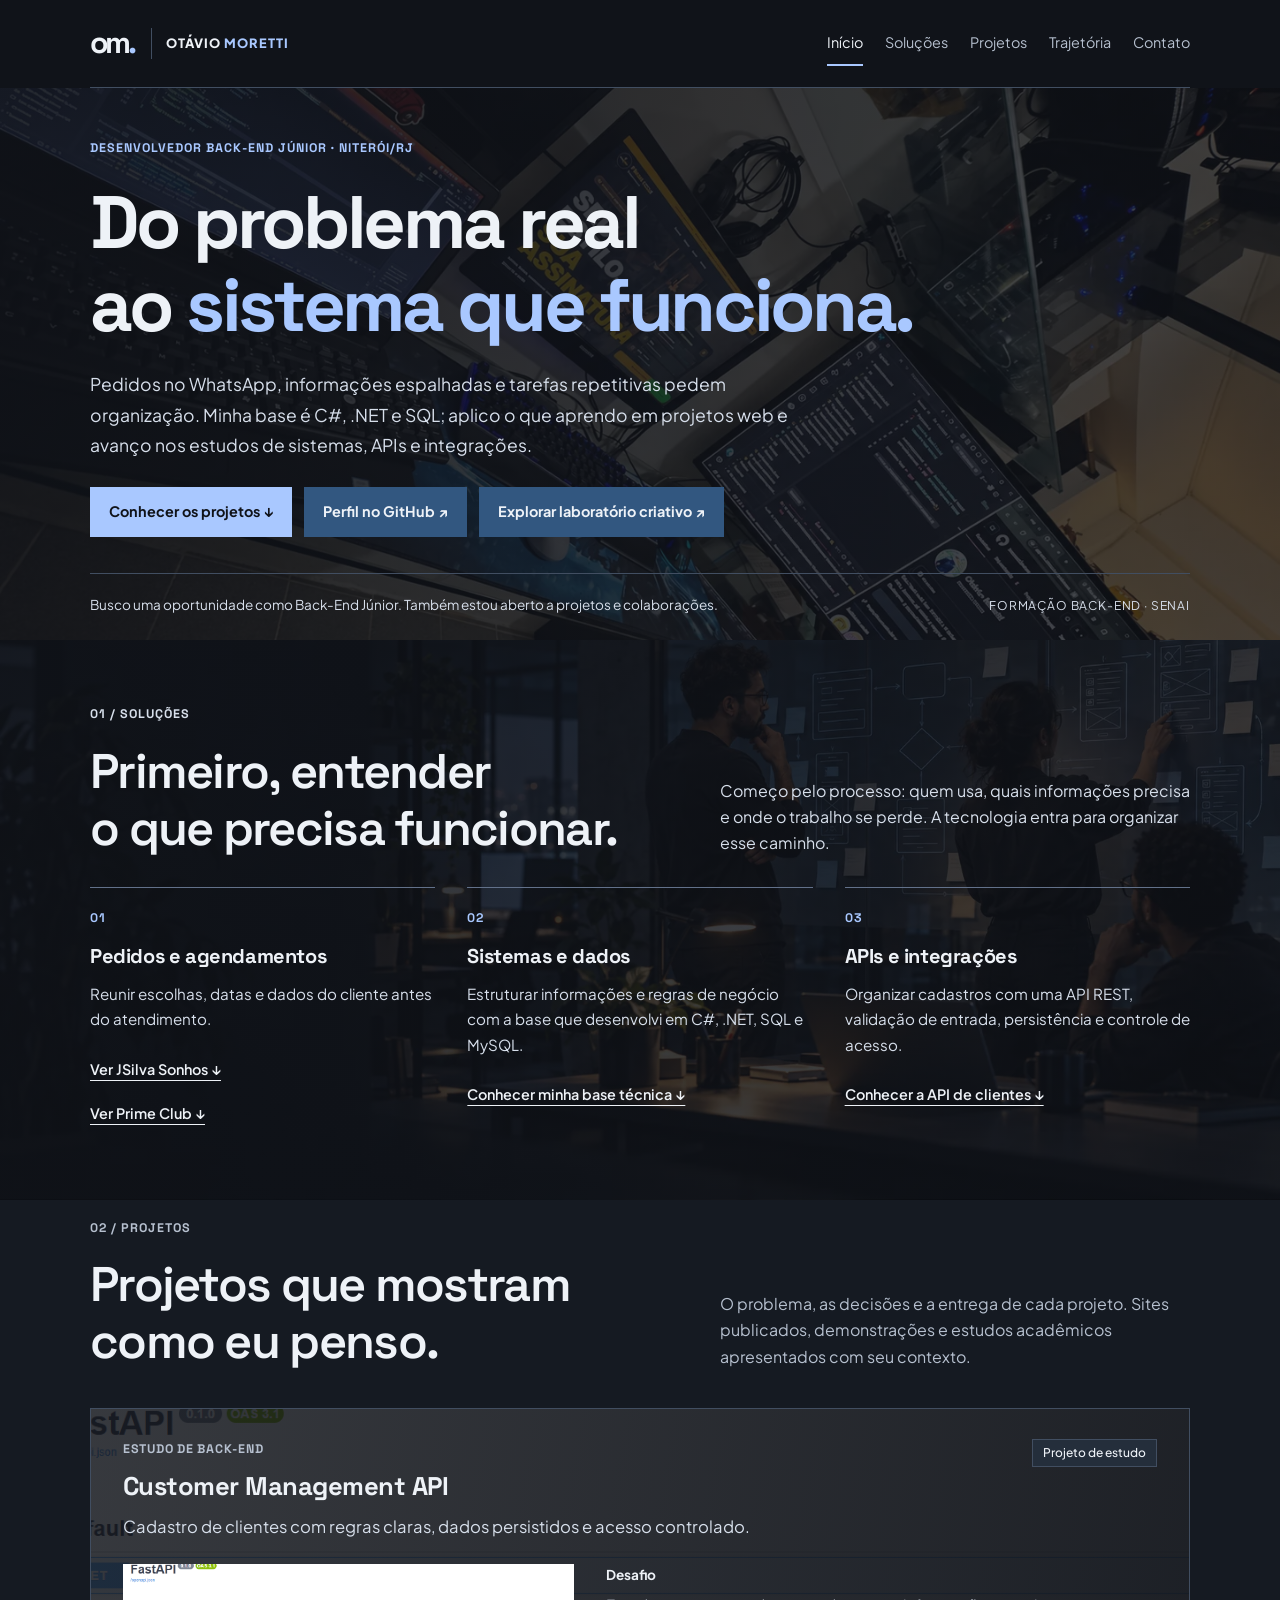
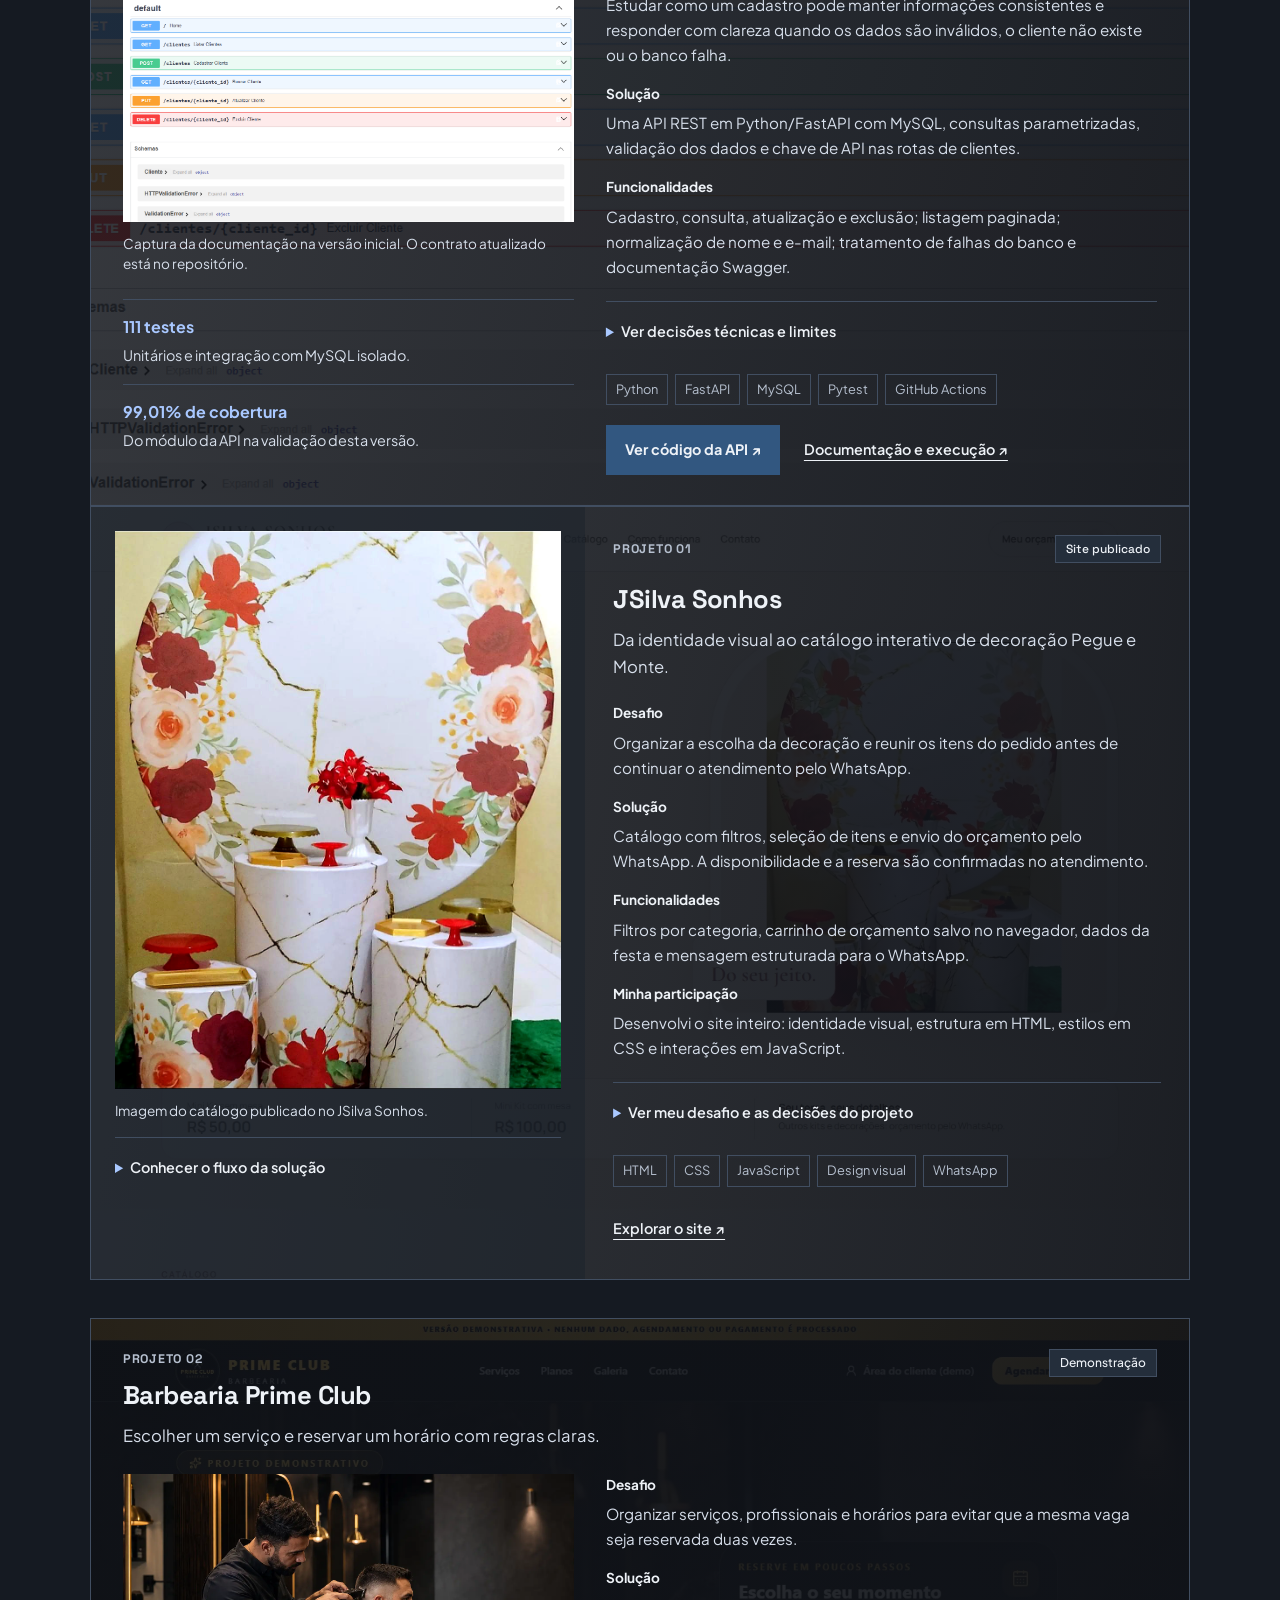
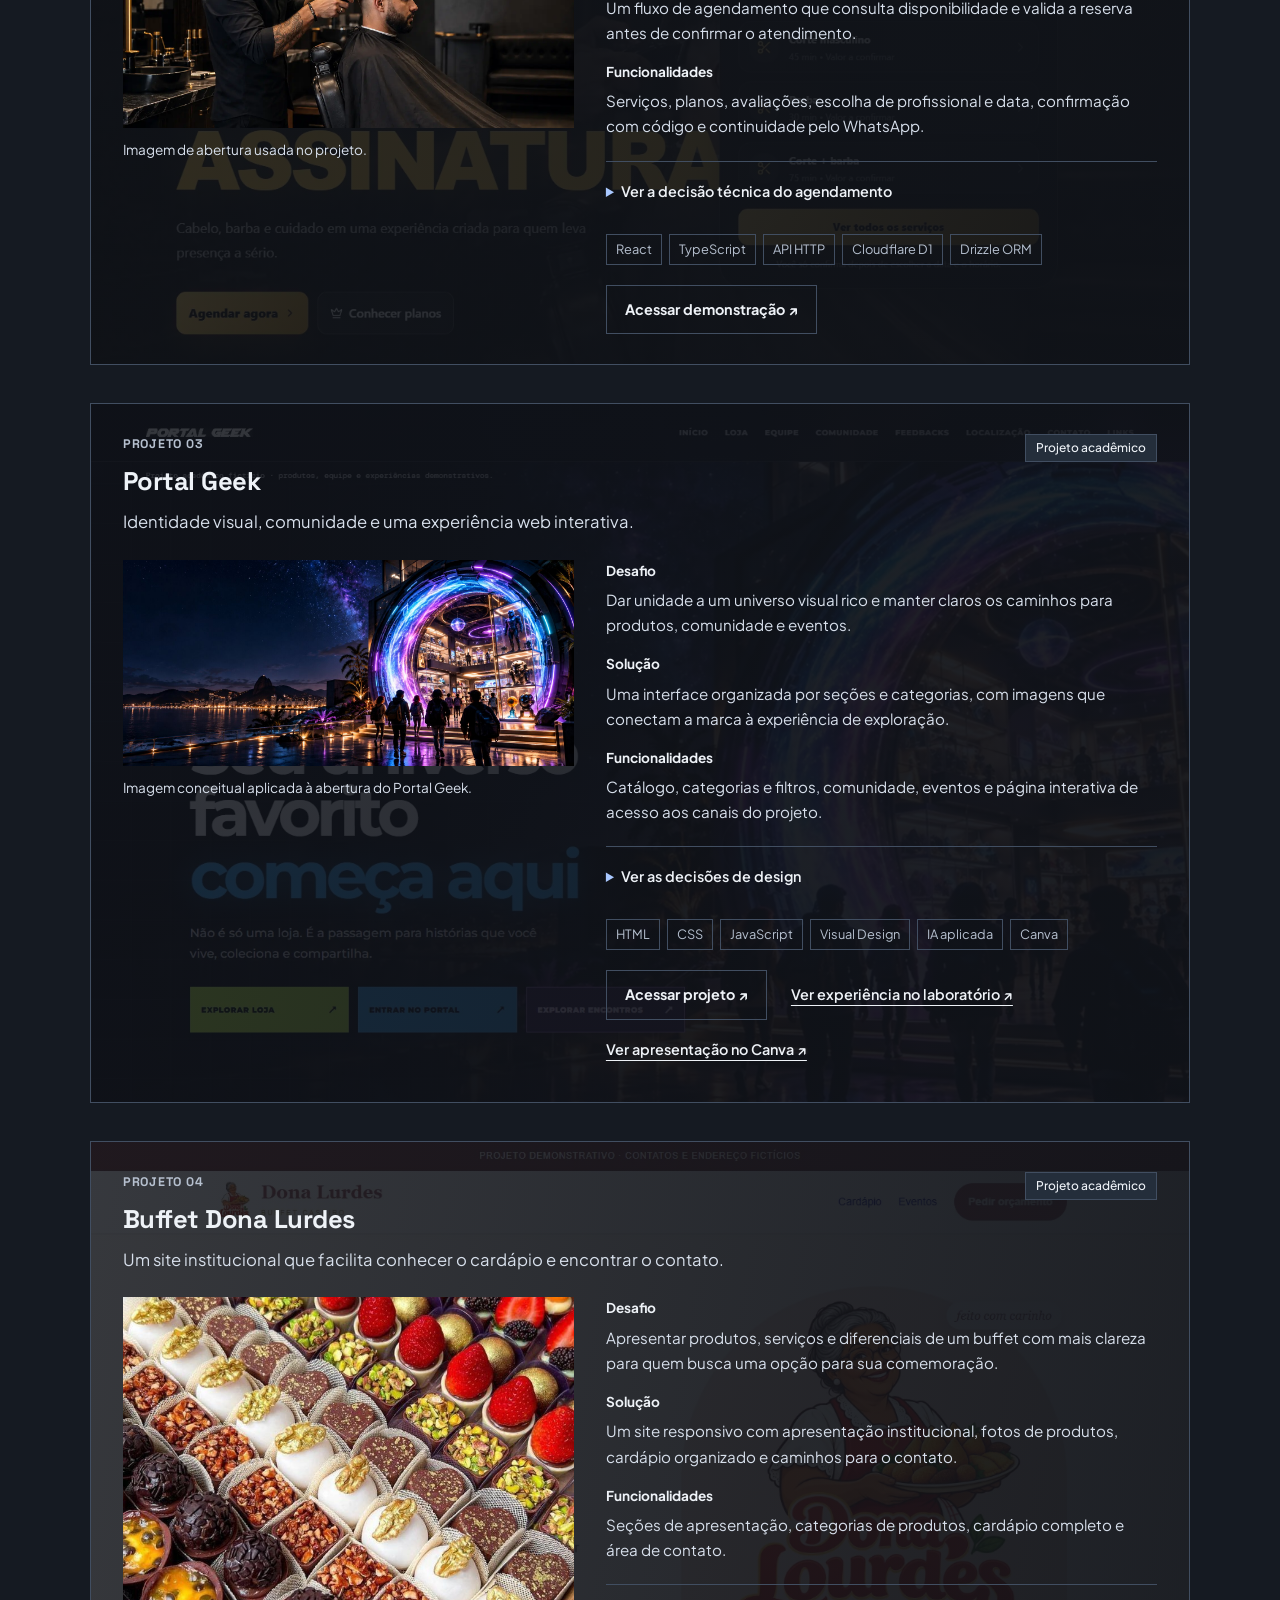
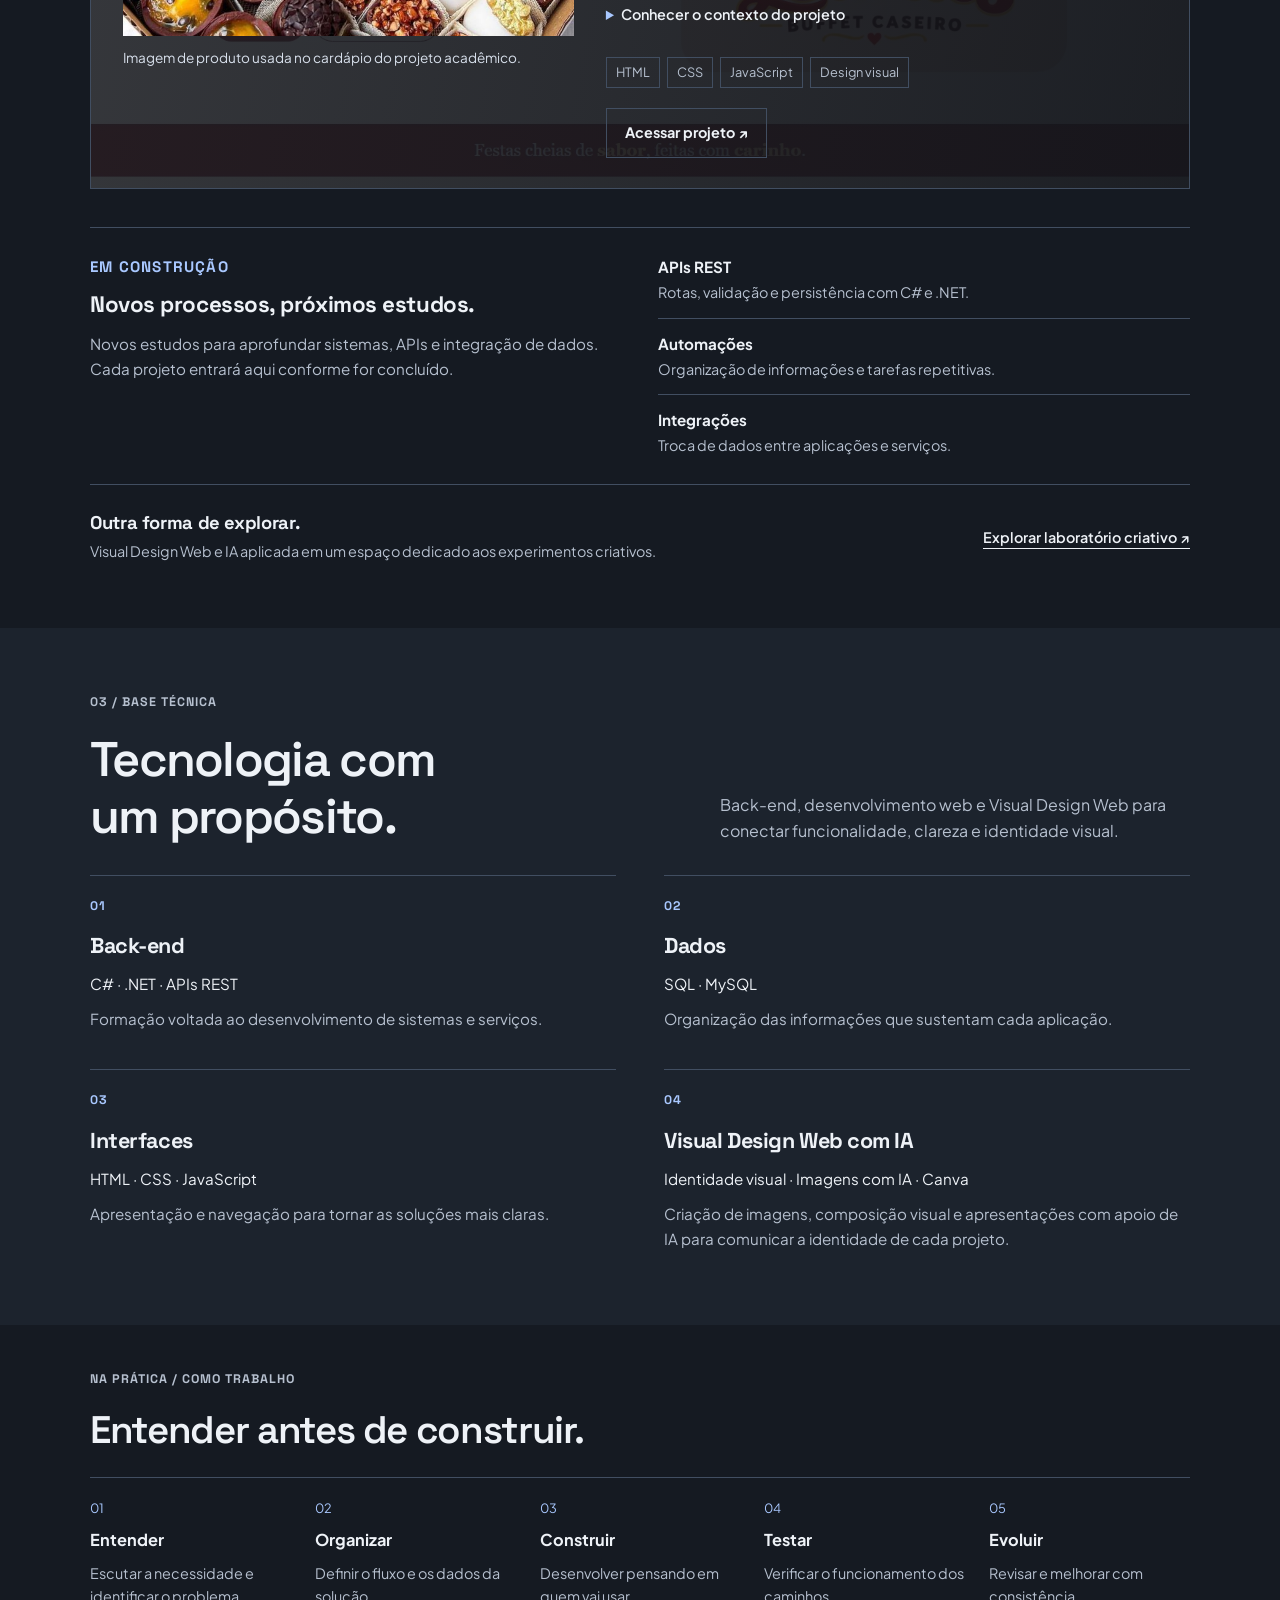
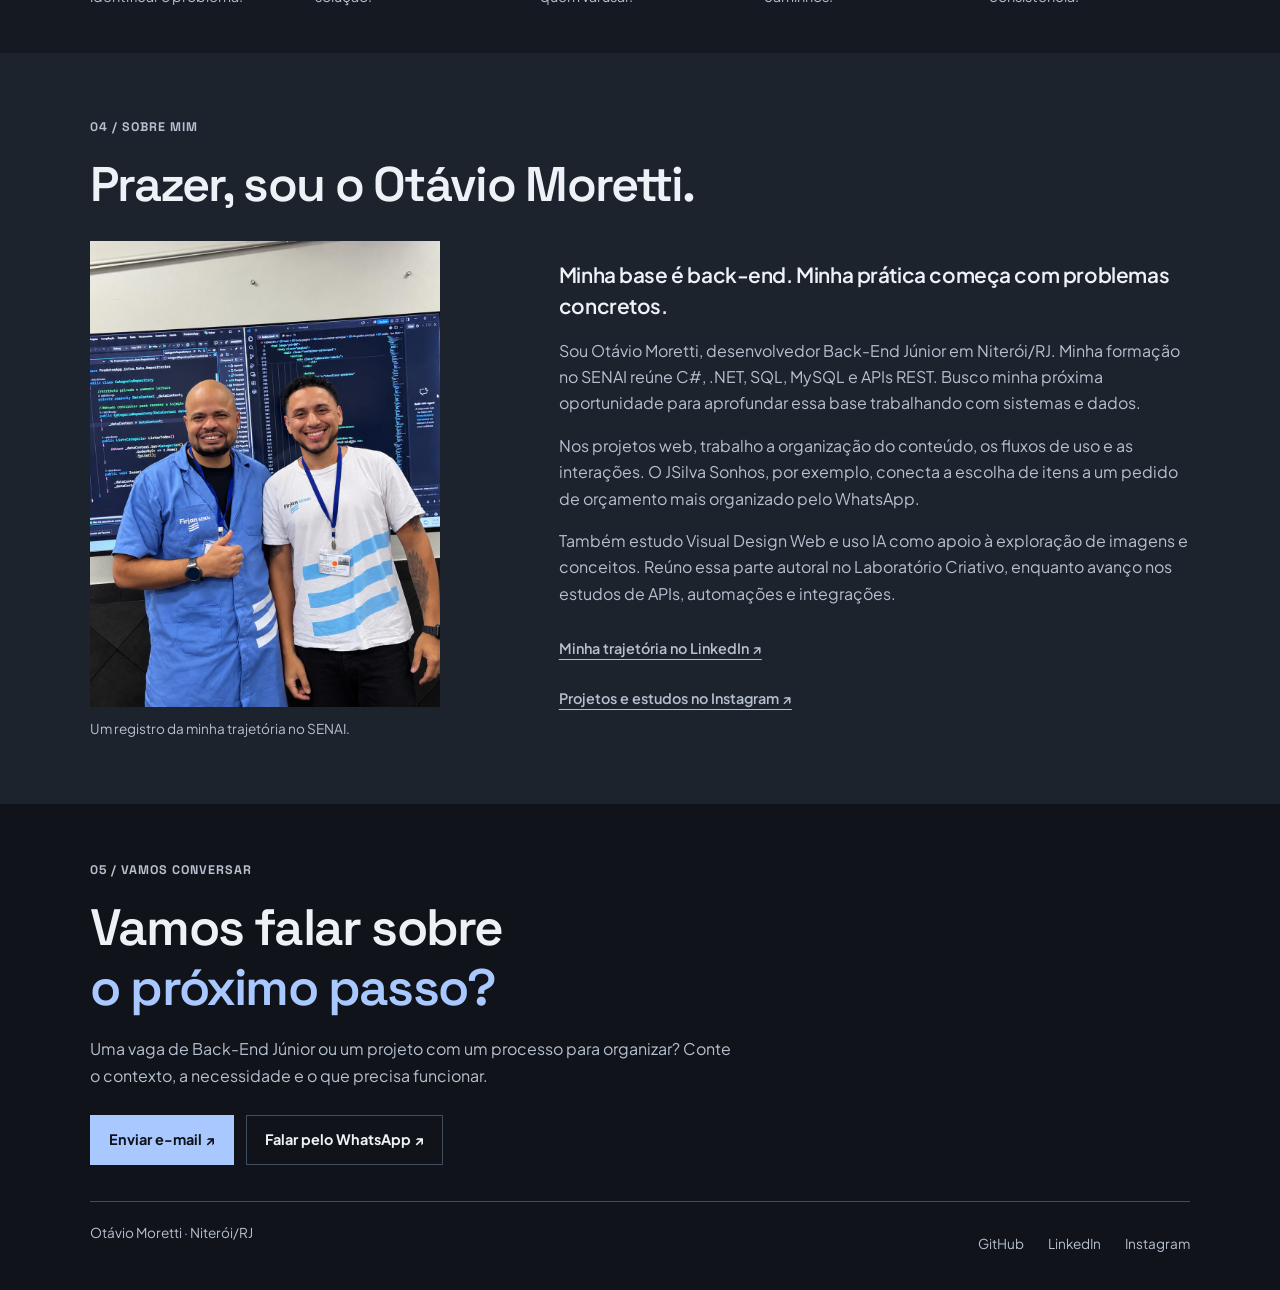
<file: index.html>
<!doctype html>
<html lang="pt-BR">
  <head>
    <meta charset="utf-8" />
    <meta name="viewport" content="width=device-width, initial-scale=1" />
    <meta
      name="description"
      content="Otávio Moretti, Desenvolvedor Back-End Júnior em Niterói/RJ. Formação em C#, .NET e SQL, projetos web e estudos de sistemas, APIs, automações e integrações."
    />
    <meta name="theme-color" content="#10131a" />
    <title>Otávio Moretti | Desenvolvedor Back-End Júnior</title>
    <link rel="preconnect" href="https://fonts.googleapis.com" />
    <link rel="preconnect" href="https://fonts.gstatic.com" crossorigin />
    <link
      href="https://fonts.googleapis.com/css2?family=Plus+Jakarta+Sans:wght@400;500;600;700&family=Space+Grotesk:wght@500;600;700&display=swap"
      rel="stylesheet"
    />
    <link rel="stylesheet" href="styles.css" />
  </head>
  <body>
    <a class="skip-link" href="#conteudo">Pular para o conteúdo</a>
    <header id="inicio">
      <nav class="wrap navigation" aria-label="Navegação principal">
        <a class="brand" href="#inicio"
          ><span class="brand-mark" aria-hidden="true">om<span>.</span></span
          ><span class="brand-name">OTÁVIO <span>MORETTI</span></span></a
        >
        <div class="nav-links">
          <a href="#inicio">Início</a><a href="#solucoes">Soluções</a
          ><a href="#projetos">Projetos</a><a href="#trajetoria">Trajetória</a
          ><a href="#contato">Contato</a>
        </div>
      </nav>
      <div class="hero-stage">
        <section class="wrap opening">
          <p class="eyebrow">DESENVOLVEDOR BACK-END JÚNIOR · NITERÓI/RJ</p>
          <h1>Do problema real<br />ao <em>sistema que funciona.</em></h1>
          <p class="intro">
            Pedidos no WhatsApp, informações espalhadas e tarefas repetitivas
            pedem organização. Minha base é C#, .NET e SQL; aplico o que aprendo
            em projetos web e avanço nos estudos de sistemas, APIs e
            integrações.
          </p>
          <div class="actions">
            <a class="button" href="#projetos">Conhecer os projetos ↓</a
            ><a
              class="button secondary"
              href="https://github.com/morettichaves"
              target="_blank"
              rel="noopener noreferrer"
              >Perfil no GitHub ↗</a
            ><a class="button secondary" href="laboratorio.html"
              >Explorar laboratório criativo ↗</a
            >
          </div>
          <div class="hero-bottom">
            <p>
              Busco uma oportunidade como Back-End Júnior. Também estou aberto a
              projetos e colaborações.
            </p>
            <span>FORMAÇÃO BACK-END · SENAI</span>
          </div>
        </section>
      </div>
    </header>
    <main id="conteudo" tabindex="-1">
      <section
        id="solucoes"
        class="solutions-section section-space"
        aria-labelledby="solucoes-title"
      >
        <div class="wrap">
          <div class="section-heading">
            <p class="section-label">01 / SOLUÇÕES</p>
            <h2 id="solucoes-title">
              Primeiro, entender<br />o que precisa funcionar.
            </h2>
            <p>
              Começo pelo processo: quem usa, quais informações precisa e onde o
              trabalho se perde. A tecnologia entra para organizar esse caminho.
            </p>
          </div>
          <div class="solution-list">
            <article>
              <span class="skill-number">01</span>
              <h3>Pedidos e agendamentos</h3>
              <p>
                Reunir escolhas, datas e dados do cliente antes do atendimento.
              </p>
              <a class="text-link" href="#caso-jsilva-projeto"
                >Ver JSilva Sonhos ↓</a
              ><a class="text-link" href="#caso-prime">Ver Prime Club ↓</a>
            </article>
            <article>
              <span class="skill-number">02</span>
              <h3>Sistemas e dados</h3>
              <p>
                Estruturar informações e regras de negócio com a base que
                desenvolvi em C#, .NET, SQL e MySQL.
              </p>
              <a class="text-link" href="#competencias"
                >Conhecer minha base técnica ↓</a
              >
            </article>
            <article>
              <span class="skill-number">03</span>
              <h3>APIs e integrações</h3>
              <p>
                Organizar cadastros com uma API REST, validação de entrada,
                persistência e controle de acesso.
              </p>
              <a class="text-link" href="#caso-customer-api"
                >Conhecer a API de clientes ↓</a
              >
            </article>
          </div>
        </div>
      </section>
      <section id="projetos" class="wrap section-space">
        <div class="section-heading">
          <p class="section-label">02 / PROJETOS</p>
          <h2>Projetos que mostram<br />como eu penso.</h2>
          <p>
            O problema, as decisões e a entrega de cada projeto. Sites
            publicados, demonstrações e estudos acadêmicos apresentados com seu
            contexto.
          </p>
        </div>
        <article class="case-project" id="caso-customer-api" aria-labelledby="customer-api-title">
          <div class="case-heading">
            <div>
              <p class="project-meta">ESTUDO DE BACK-END</p>
              <h3 id="customer-api-title">Customer Management API</h3>
              <p class="project-subtitle">Cadastro de clientes com regras claras, dados persistidos e acesso controlado.</p>
            </div>
            <span class="status neutral">Projeto de estudo</span>
          </div>
          <div class="case-layout">
            <div>
              <figure class="case-image">
                <img src="assets/customer-api-swagger.png"
                  alt="Documentação Swagger com rotas para listar, cadastrar, consultar, atualizar e excluir clientes"
                  width="1325" height="757" loading="lazy" decoding="async" />
                <figcaption>Captura da documentação na versão inicial. O contrato atualizado está no repositório.</figcaption>
              </figure>
              <ul class="api-evidence" aria-label="Resultados da validação automatizada">
                <li><strong>111 testes</strong><span>Unitários e integração com MySQL isolado.</span></li>
                <li><strong>99,01% de cobertura</strong><span>Do módulo da API na validação desta versão.</span></li>
              </ul>
            </div>
            <div class="case-copy">
              <dl>
                <dt>Desafio</dt>
                <dd>Estudar como um cadastro pode manter informações consistentes e responder com clareza quando os dados são inválidos, o cliente não existe ou o banco falha.</dd>
                <dt>Solução</dt>
                <dd>Uma API REST em Python/FastAPI com MySQL, consultas parametrizadas, validação dos dados e chave de API nas rotas de clientes.</dd>
                <dt>Funcionalidades</dt>
                <dd>Cadastro, consulta, atualização e exclusão; listagem paginada; normalização de nome e e-mail; tratamento de falhas do banco e documentação Swagger.</dd>
              </dl>
              <details class="project-flow">
                <summary>Ver decisões técnicas e limites</summary>
                <p>A listagem usa limit e offset, com até 100 clientes por consulta e ordenação por ID. A chave X-API-Key fica no ambiente do servidor e autoriza o CRUD completo, sem permissões individuais.</p>
                <p>O GitHub Actions executa análise de código e testes com MySQL temporário. O projeto é um estudo em Python, complementar à minha formação em C# e .NET; não possui demonstração pública da API nem dados de clientes reais.</p>
                <p>Login por usuário, auditoria e política de duplicidade de e-mail são evoluções futuras. Cobertura de testes não representa uma garantia de ausência de falhas.</p>
              </details>
              <ul class="tags" aria-label="Tecnologias da API de clientes">
                <li>Python</li><li>FastAPI</li><li>MySQL</li><li>Pytest</li><li>GitHub Actions</li>
              </ul>
              <div class="project-links">
                <a class="button secondary" href="https://github.com/morettichaves/customer-management-api" target="_blank" rel="noopener noreferrer">Ver código da API ↗</a>
                <a class="text-link" href="https://github.com/morettichaves/customer-management-api#readme" target="_blank" rel="noopener noreferrer">Documentação e execução ↗</a>
              </div>
            </div>
          </div>
        </article>
        <article
          class="featured-project"
          id="caso-jsilva-projeto"
          aria-labelledby="jsilva-title"
        >
          <div class="project-visual">
            <figure class="project-image">
              <img
                src="assets/jsilva-catalogo.jpg"
                alt="Decoração floral com painel e cilindros do catálogo JSilva Sonhos"
                width="1019"
                height="1280"
                loading="lazy"
                decoding="async"
              />
              <figcaption>
                Imagem do catálogo publicado no JSilva Sonhos.
              </figcaption>
            </figure>
            <details class="project-flow">
              <summary>Conhecer o fluxo da solução</summary>
              <div class="flow-step">
                <span>01</span><strong>Explorar o catálogo</strong
                ><small>Encontrar itens para a decoração</small>
              </div>
              <div class="flow-step">
                <span>02</span><strong>Organizar o carrinho</strong
                ><small>Reunir os itens escolhidos</small>
              </div>
              <div class="flow-step">
                <span>03</span><strong>Solicitar a reserva</strong
                ><small>Continuar o atendimento pelo WhatsApp</small>
              </div>
              <p class="visual-caption">
                Diagrama conceitual do fluxo de reserva.
              </p>
            </details>
          </div>
          <div class="project-details">
            <div class="project-meta">
              <span>PROJETO 01</span><span class="status">Site publicado</span>
            </div>
            <h3 id="jsilva-title">JSilva Sonhos</h3>
            <p class="project-subtitle">
              Da identidade visual ao catálogo interativo de decoração Pegue e
              Monte.
            </p>
            <dl>
              <dt>Desafio</dt>
              <dd>
                Organizar a escolha da decoração e reunir os itens do pedido
                antes de continuar o atendimento pelo WhatsApp.
              </dd>
              <dt>Solução</dt>
              <dd>
                Catálogo com filtros, seleção de itens e envio do orçamento pelo
                WhatsApp. A disponibilidade e a reserva são confirmadas no
                atendimento.
              </dd>
              <dt>Funcionalidades</dt>
              <dd>
                Filtros por categoria, carrinho de orçamento salvo no navegador,
                dados da festa e mensagem estruturada para o WhatsApp.
              </dd>
              <dt>Minha participação</dt>
              <dd>
                Desenvolvi o site inteiro: identidade visual, estrutura em HTML,
                estilos em CSS e interações em JavaScript.
              </dd>
            </dl>
            <details class="project-flow case-study" id="caso-jsilva">
              <summary>Ver meu desafio e as decisões do projeto</summary>
              <dl>
                <dt>O maior desafio</dt>
                <dd>
                  Organizar todas as partes com navegação clara e responsiva,
                  mantendo a mesma identidade visual em cada seção.
                </dd>
                <dt>Minha abordagem</dt>
                <dd>
                  Trabalhei a organização das seções, a adaptação para
                  diferentes telas e a consistência visual. Busquei tornar a
                  experiência mais interativa sem sobrecarregar a apresentação.
                </dd>
                <dt>Detalhes da implementação</dt>
                <dd>
                  A seleção fica salva no navegador. O formulário reúne os itens
                  e os dados da festa em uma mensagem para continuar o
                  atendimento pelo WhatsApp.
                </dd>
              </dl>
            </details>
            <ul
              class="tags"
              aria-label="Tecnologias e recursos do site publicado"
            >
              <li>HTML</li>
              <li>CSS</li>
              <li>JavaScript</li>
              <li>Design visual</li>
              <li>WhatsApp</li>
            </ul>
            <a
              class="text-link"
              href="https://jsilvasonhos.com.br/"
              target="_blank"
              rel="noopener noreferrer"
              >Explorar o site ↗</a
            >
          </div>
        </article>
        <article
          class="case-project"
          id="caso-prime"
          aria-labelledby="prime-title"
        >
          <div class="case-heading">
            <div>
              <p class="project-meta">PROJETO 02</p>
              <h3 id="prime-title">Barbearia Prime Club</h3>
              <p class="project-subtitle">
                Escolher um serviço e reservar um horário com regras claras.
              </p>
            </div>
            <span class="status neutral">Demonstração</span>
          </div>
          <div class="case-layout">
            <figure class="case-image case-image-prime">
              <img
                src="assets/barbearia-inicio.webp"
                alt="Imagem de abertura da Prime Club, com um barbeiro realizando um corte"
                width="1599"
                height="900"
                loading="lazy"
                decoding="async"
              />
              <figcaption>Imagem de abertura usada no projeto.</figcaption>
            </figure>
            <div class="case-copy">
              <dl>
                <dt>Desafio</dt>
                <dd>
                  Organizar serviços, profissionais e horários para evitar que a
                  mesma vaga seja reservada duas vezes.
                </dd>
                <dt>Solução</dt>
                <dd>
                  Um fluxo de agendamento que consulta disponibilidade e valida
                  a reserva antes de confirmar o atendimento.
                </dd>
                <dt>Funcionalidades</dt>
                <dd>
                  Serviços, planos, avaliações, escolha de profissional e data,
                  confirmação com código e continuidade pelo WhatsApp.
                </dd>
              </dl>
              <details class="project-flow">
                <summary>Ver a decisão técnica do agendamento</summary>
                <p>
                  Na implementação analisada, a data, o horário e o profissional
                  formam uma chave única no banco. Uma tentativa duplicada
                  recebe resposta HTTP 409 e orienta a escolha de outro horário.
                  A proteção fica no banco, além da lista de horários
                  disponíveis na interface.
                </p>
              </details>
              <ul
                class="tags"
                aria-label="Tecnologias e ferramentas de Barbearia Prime Club"
              >
                <li>React</li>
                <li>TypeScript</li>
                <li>API HTTP</li>
                <li>Cloudflare D1</li>
                <li>Drizzle ORM</li>
              </ul>
              <div class="project-links">
                <a
                  class="button ghost"
                  href="https://barbearia-prime-club.morettichaves.workers.dev/"
                  target="_blank"
                  rel="noopener noreferrer"
                  >Acessar demonstração ↗</a
                >
              </div>
            </div>
          </div>
        </article>
        <article
          class="case-project"
          id="caso-portal"
          aria-labelledby="portal-title"
        >
          <div class="case-heading">
            <div>
              <p class="project-meta">PROJETO 03</p>
              <h3 id="portal-title">Portal Geek</h3>
              <p class="project-subtitle">
                Identidade visual, comunidade e uma experiência web interativa.
              </p>
            </div>
            <span class="status neutral">Projeto acadêmico</span>
          </div>
          <div class="case-layout">
            <figure class="case-image case-image-portal">
              <img
                src="assets/portal-geek-inicio.jpg"
                alt="Abertura do Portal Geek, com uma entrada azul e violeta para uma loja à beira da baía"
                width="1600"
                height="732"
                loading="lazy"
                decoding="async"
              />
              <figcaption>
                Imagem conceitual aplicada à abertura do Portal Geek.
              </figcaption>
            </figure>
            <div class="case-copy">
              <dl>
                <dt>Desafio</dt>
                <dd>
                  Dar unidade a um universo visual rico e manter claros os
                  caminhos para produtos, comunidade e eventos.
                </dd>
                <dt>Solução</dt>
                <dd>
                  Uma interface organizada por seções e categorias, com imagens
                  que conectam a marca à experiência de exploração.
                </dd>
                <dt>Funcionalidades</dt>
                <dd>
                  Catálogo, categorias e filtros, comunidade, eventos e página
                  interativa de acesso aos canais do projeto.
                </dd>
              </dl>
              <details class="project-flow">
                <summary>Ver as decisões de design</summary>
                <p>
                  A composição de abertura reserva uma área para a mensagem
                  principal. As imagens de comunidade reforçam a ideia de
                  encontro. Tipografia, navegação e apresentação no Canva
                  organizam o mesmo universo visual em diferentes formatos.
                </p>
              </details>
              <ul
                class="tags"
                aria-label="Tecnologias e ferramentas de Portal Geek"
              >
                <li>HTML</li>
                <li>CSS</li>
                <li>JavaScript</li>
                <li>Visual Design</li>
                <li>IA aplicada</li>
                <li>Canva</li>
              </ul>
              <div class="project-links">
                <a
                  class="button ghost"
                  href="https://morettichaves.github.io/portal-geek/"
                  target="_blank"
                  rel="noopener noreferrer"
                  >Acessar projeto ↗</a
                ><a class="text-link" href="laboratorio.html#portal"
                  >Ver experiência no laboratório ↗</a
                ><a
                  class="text-link"
                  href="https://canva.link/qka728ax7n0u11e"
                  target="_blank"
                  rel="noopener noreferrer"
                  >Ver apresentação no Canva ↗</a
                >
              </div>
            </div>
          </div>
        </article>
        <article
          class="case-project"
          id="caso-buffet"
          aria-labelledby="buffet-title"
        >
          <div class="case-heading">
            <div>
              <p class="project-meta">PROJETO 04</p>
              <h3 id="buffet-title">Buffet Dona Lurdes</h3>
              <p class="project-subtitle">
                Um site institucional que facilita conhecer o cardápio e
                encontrar o contato.
              </p>
            </div>
            <span class="status neutral">Projeto acadêmico</span>
          </div>
          <div class="case-layout">
            <figure class="case-image case-image-buffet">
              <img
                src="assets/buffet-docinhos.jpg"
                alt="Seleção de docinhos com frutas e chocolate apresentada no cardápio do projeto Buffet Dona Lurdes"
                width="736"
                height="1104"
                loading="lazy"
                decoding="async"
              />
              <figcaption>
                Imagem de produto usada no cardápio do projeto acadêmico.
              </figcaption>
            </figure>
            <div class="case-copy">
              <dl>
                <dt>Desafio</dt>
                <dd>
                  Apresentar produtos, serviços e diferenciais de um buffet com
                  mais clareza para quem busca uma opção para sua comemoração.
                </dd>
                <dt>Solução</dt>
                <dd>
                  Um site responsivo com apresentação institucional, fotos de
                  produtos, cardápio organizado e caminhos para o contato.
                </dd>
                <dt>Funcionalidades</dt>
                <dd>
                  Seções de apresentação, categorias de produtos, cardápio
                  completo e área de contato.
                </dd>
              </dl>
              <details class="project-flow">
                <summary>Conhecer o contexto do projeto</summary>
                <p>
                  Exercício acadêmico de planejamento estratégico e design
                  visual para a Escola Zion. O desafio é fictício, assim como os
                  dados de contato e endereço; a entrega é um site demonstrativo
                  publicado.
                </p>
              </details>
              <ul
                class="tags"
                aria-label="Tecnologias e ferramentas de Buffet Dona Lurdes"
              >
                <li>HTML</li>
                <li>CSS</li>
                <li>JavaScript</li>
                <li>Design visual</li>
              </ul>
              <div class="project-links">
                <a
                  class="button ghost"
                  href="https://morettichaves.github.io/buffet-dona-lourdes/"
                  target="_blank"
                  rel="noopener noreferrer"
                  >Acessar projeto ↗</a
                >
              </div>
            </div>
          </div>
        </article>
        <aside
          class="learning"
          id="em-construcao"
          aria-labelledby="construction-title"
        >
          <div>
            <p class="section-label">EM CONSTRUÇÃO</p>
            <h3 id="construction-title">Novos processos, próximos estudos.</h3>
            <p>
              Novos estudos para aprofundar sistemas, APIs e integração de
              dados. Cada projeto entrará aqui conforme for concluído.
            </p>
          </div>
          <ul class="future-list">
            <li>
              <strong>APIs REST</strong
              ><span>Rotas, validação e persistência com C# e .NET.</span>
            </li>
            <li>
              <strong>Automações</strong
              ><span>Organização de informações e tarefas repetitivas.</span>
            </li>
            <li>
              <strong>Integrações</strong
              ><span>Troca de dados entre aplicações e serviços.</span>
            </li>
          </ul>
        </aside>
        <div class="lab-callout">
          <div>
            <h3>Outra forma de explorar.</h3>
            <p>
              Visual Design Web e IA aplicada em um espaço dedicado aos
              experimentos criativos.
            </p>
          </div>
          <a class="text-link" href="laboratorio.html"
            >Explorar laboratório criativo ↗</a
          >
        </div>
      </section>
      <section id="competencias" class="competencies section-space">
        <div class="wrap">
          <div class="section-heading">
            <p class="section-label">03 / BASE TÉCNICA</p>
            <h2>Tecnologia com<br />um propósito.</h2>
            <p>
              Back-end, desenvolvimento web e Visual Design Web para conectar
              funcionalidade, clareza e identidade visual.
            </p>
          </div>
          <div class="skills-grid">
            <div>
              <span class="skill-number">01</span>
              <h3>Back-end</h3>
              <p>C# · .NET · APIs REST</p>
              <p class="muted">
                Formação voltada ao desenvolvimento de sistemas e serviços.
              </p>
            </div>
            <div>
              <span class="skill-number">02</span>
              <h3>Dados</h3>
              <p>SQL · MySQL</p>
              <p class="muted">
                Organização das informações que sustentam cada aplicação.
              </p>
            </div>
            <div>
              <span class="skill-number">03</span>
              <h3>Interfaces</h3>
              <p>HTML · CSS · JavaScript</p>
              <p class="muted">
                Apresentação e navegação para tornar as soluções mais claras.
              </p>
            </div>
            <div>
              <span class="skill-number">04</span>
              <h3>Visual Design Web com IA</h3>
              <p>Identidade visual · Imagens com IA · Canva</p>
              <p class="muted">
                Criação de imagens, composição visual e apresentações com apoio
                de IA para comunicar a identidade de cada projeto.
              </p>
            </div>
          </div>
        </div>
      </section>
      <section class="wrap process section-space">
        <p class="section-label">NA PRÁTICA / COMO TRABALHO</p>
        <h2>Entender antes de construir.</h2>
        <ol>
          <li>
            <span>01</span><strong>Entender</strong>
            <p>Escutar a necessidade e identificar o problema.</p>
          </li>
          <li>
            <span>02</span><strong>Organizar</strong>
            <p>Definir o fluxo e os dados da solução.</p>
          </li>
          <li>
            <span>03</span><strong>Construir</strong>
            <p>Desenvolver pensando em quem vai usar.</p>
          </li>
          <li>
            <span>04</span><strong>Testar</strong>
            <p>Verificar o funcionamento dos caminhos.</p>
          </li>
          <li>
            <span>05</span><strong>Evoluir</strong>
            <p>Revisar e melhorar com consistência.</p>
          </li>
        </ol>
      </section>
      <section id="trajetoria" class="about section-space">
        <div class="wrap">
          <p class="section-label">04 / SOBRE MIM</p>
          <h2>Prazer, sou o Otávio Moretti.</h2>
          <div class="about-grid">
            <figure class="about-photo">
              <img
                src="assets/formacao-senai.jpeg"
                alt="Registro no SENAI: duas pessoas sorrindo diante de uma tela com código"
                width="960"
                height="1280"
                loading="lazy"
                decoding="async"
              />
              <figcaption>Um registro da minha trajetória no SENAI.</figcaption>
            </figure>
            <div class="about-copy">
              <p class="about-lead">
                Minha base é back-end. Minha prática começa com problemas
                concretos.
              </p>
              <p>
                Sou Otávio Moretti, desenvolvedor Back-End Júnior em Niterói/RJ.
                Minha formação no SENAI reúne C#, .NET, SQL, MySQL e APIs REST.
                Busco minha próxima oportunidade para aprofundar essa base
                trabalhando com sistemas e dados.
              </p>
              <p>
                Nos projetos web, trabalho a organização do conteúdo, os fluxos
                de uso e as interações. O JSilva Sonhos, por exemplo, conecta a
                escolha de itens a um pedido de orçamento mais organizado pelo
                WhatsApp.
              </p>
              <p>
                Também estudo Visual Design Web e uso IA como apoio à exploração
                de imagens e conceitos. Reúno essa parte autoral no Laboratório
                Criativo, enquanto avanço nos estudos de APIs, automações e
                integrações.
              </p>
              <div class="about-links">
                <a
                  class="text-link"
                  href="https://www.linkedin.com/in/ot%C3%A1vio-moretti/"
                  target="_blank"
                  rel="noopener noreferrer"
                  >Minha trajetória no LinkedIn ↗</a
                >
                <a
                  class="text-link"
                  href="https://www.instagram.com/otaviomoretti.dev/"
                  target="_blank"
                  rel="noopener noreferrer"
                  >Projetos e estudos no Instagram ↗</a
                >
              </div>
            </div>
          </div>
        </div>
      </section>
    </main>
    <footer id="contato">
      <div class="wrap">
        <p class="section-label">05 / VAMOS CONVERSAR</p>
        <h2>Vamos falar sobre<br /><span>o próximo passo?</span></h2>
        <p>
          Uma vaga de Back-End Júnior ou um projeto com um processo para
          organizar? Conte o contexto, a necessidade e o que precisa funcionar.
        </p>
        <div class="actions">
          <a class="button light" href="mailto:morettichaves@gmail.com"
            >Enviar e-mail ↗</a
          ><a
            class="button ghost"
            href="https://wa.me/5521992343792"
            target="_blank"
            rel="noopener noreferrer"
            >Falar pelo WhatsApp ↗</a
          >
        </div>
        <div class="footer-bottom">
          <p>Otávio Moretti · Niterói/RJ</p>
          <div class="contact-links">
            <a
              href="https://github.com/morettichaves"
              target="_blank"
              rel="noopener noreferrer"
              >GitHub</a
            ><a
              href="https://www.linkedin.com/in/ot%C3%A1vio-moretti/"
              target="_blank"
              rel="noopener noreferrer"
              >LinkedIn</a
            ><a
              href="https://www.instagram.com/otaviomoretti.dev/"
              target="_blank"
              rel="noopener noreferrer"
              >Instagram</a
            >
          </div>
        </div>
      </div>
    </footer>
    <script src="script.js"></script>
  </body>
</html>
</file>
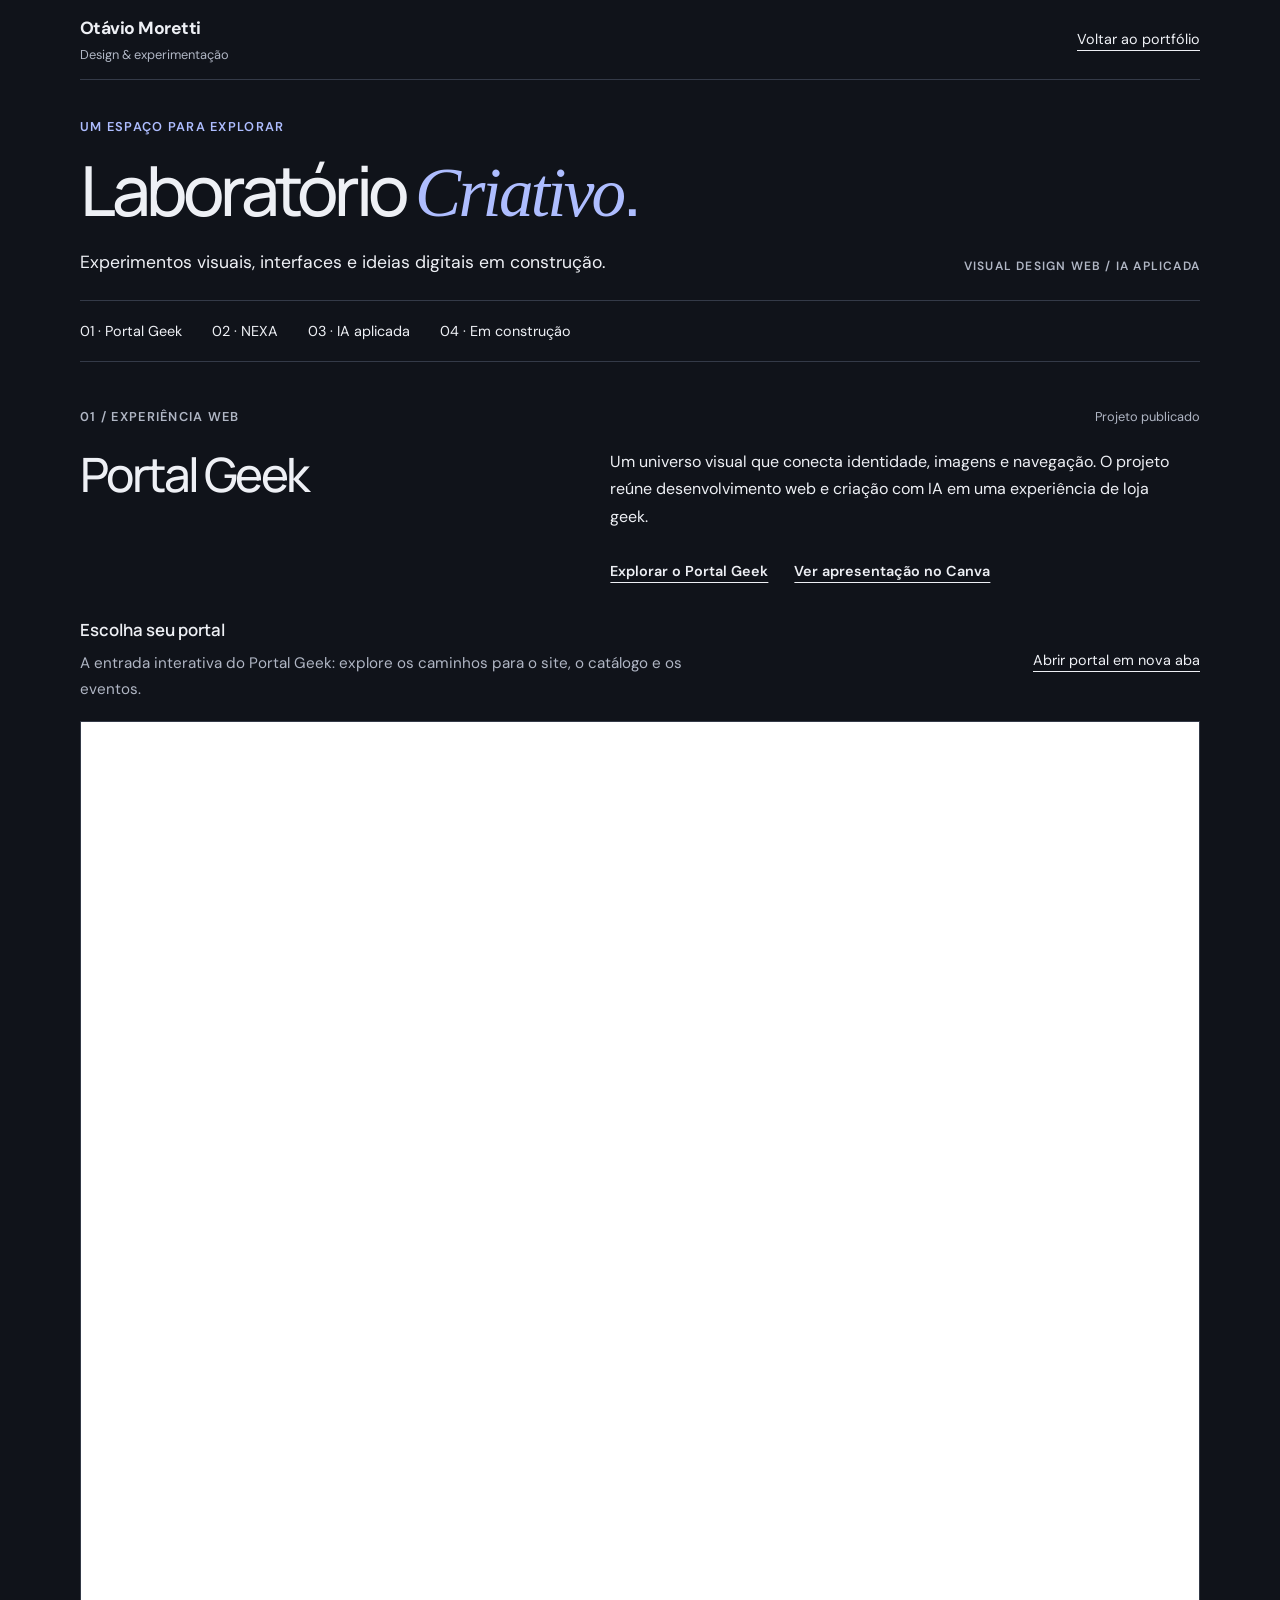
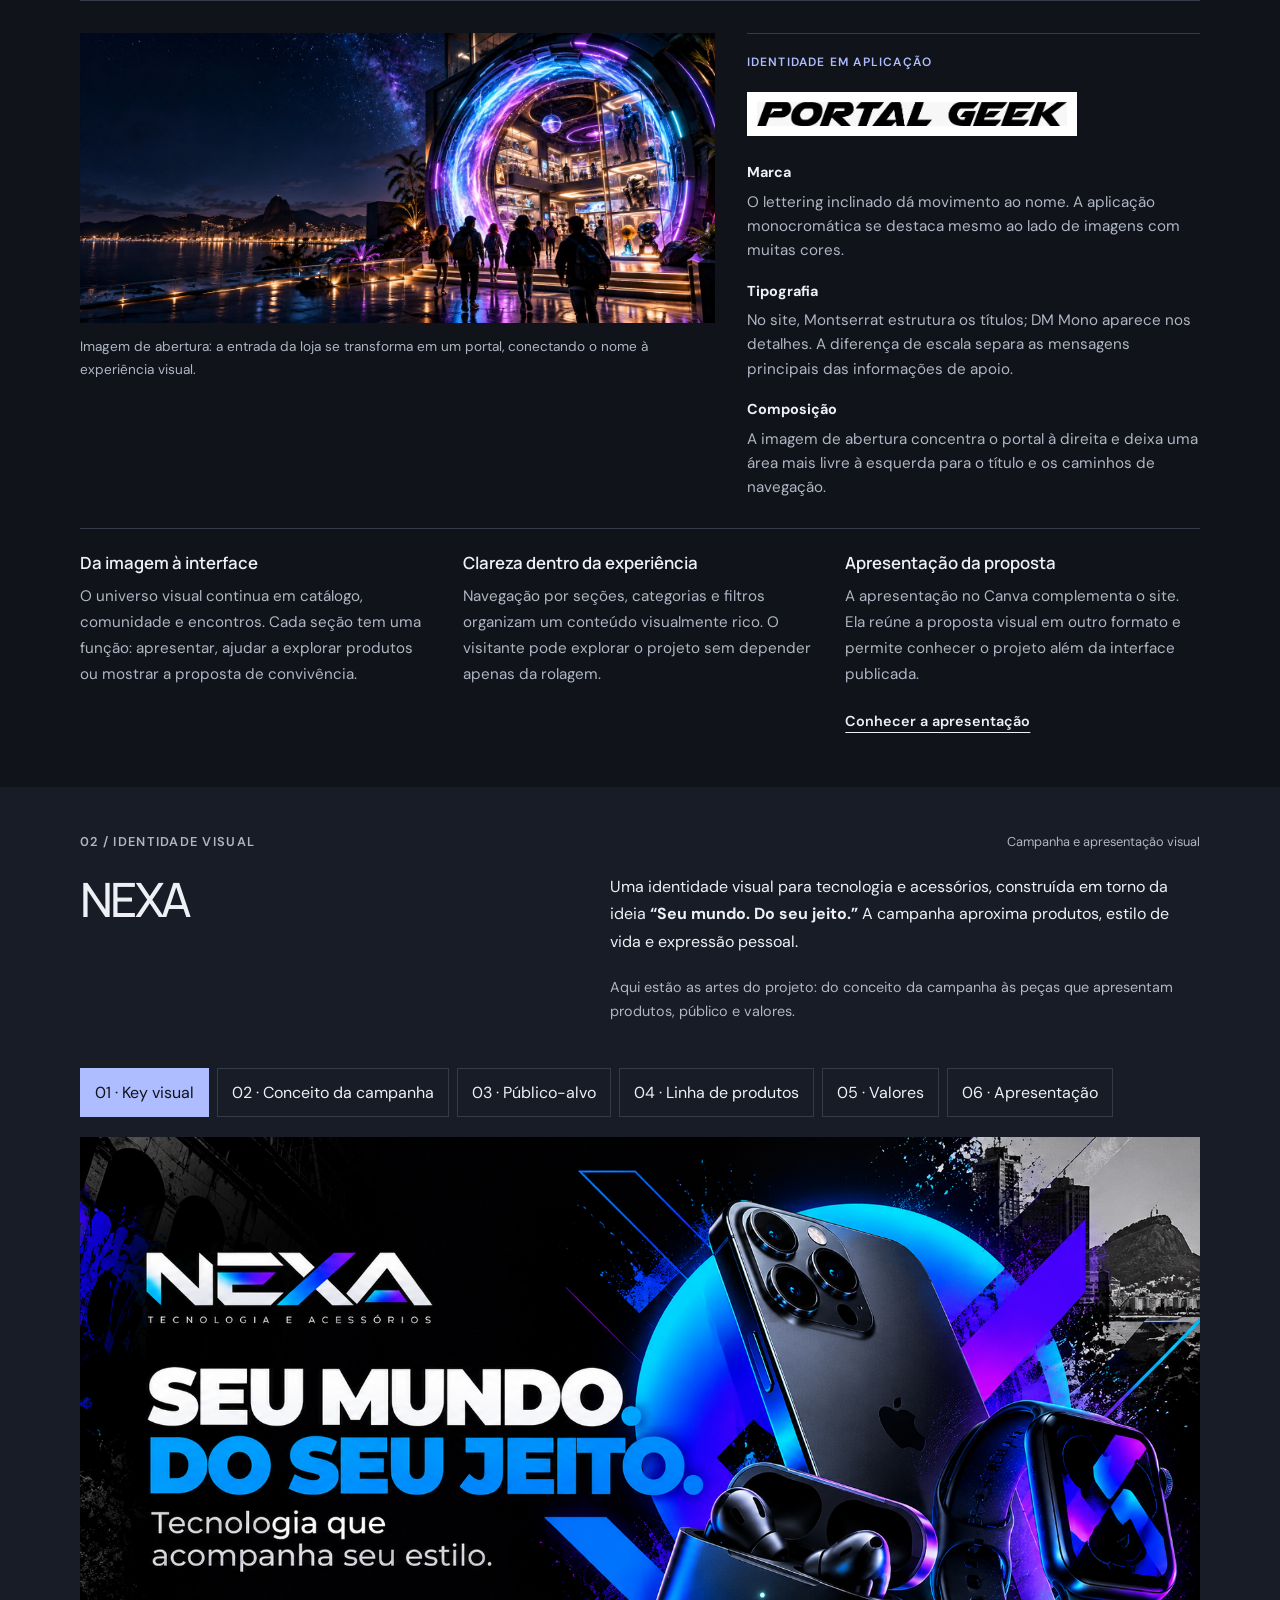
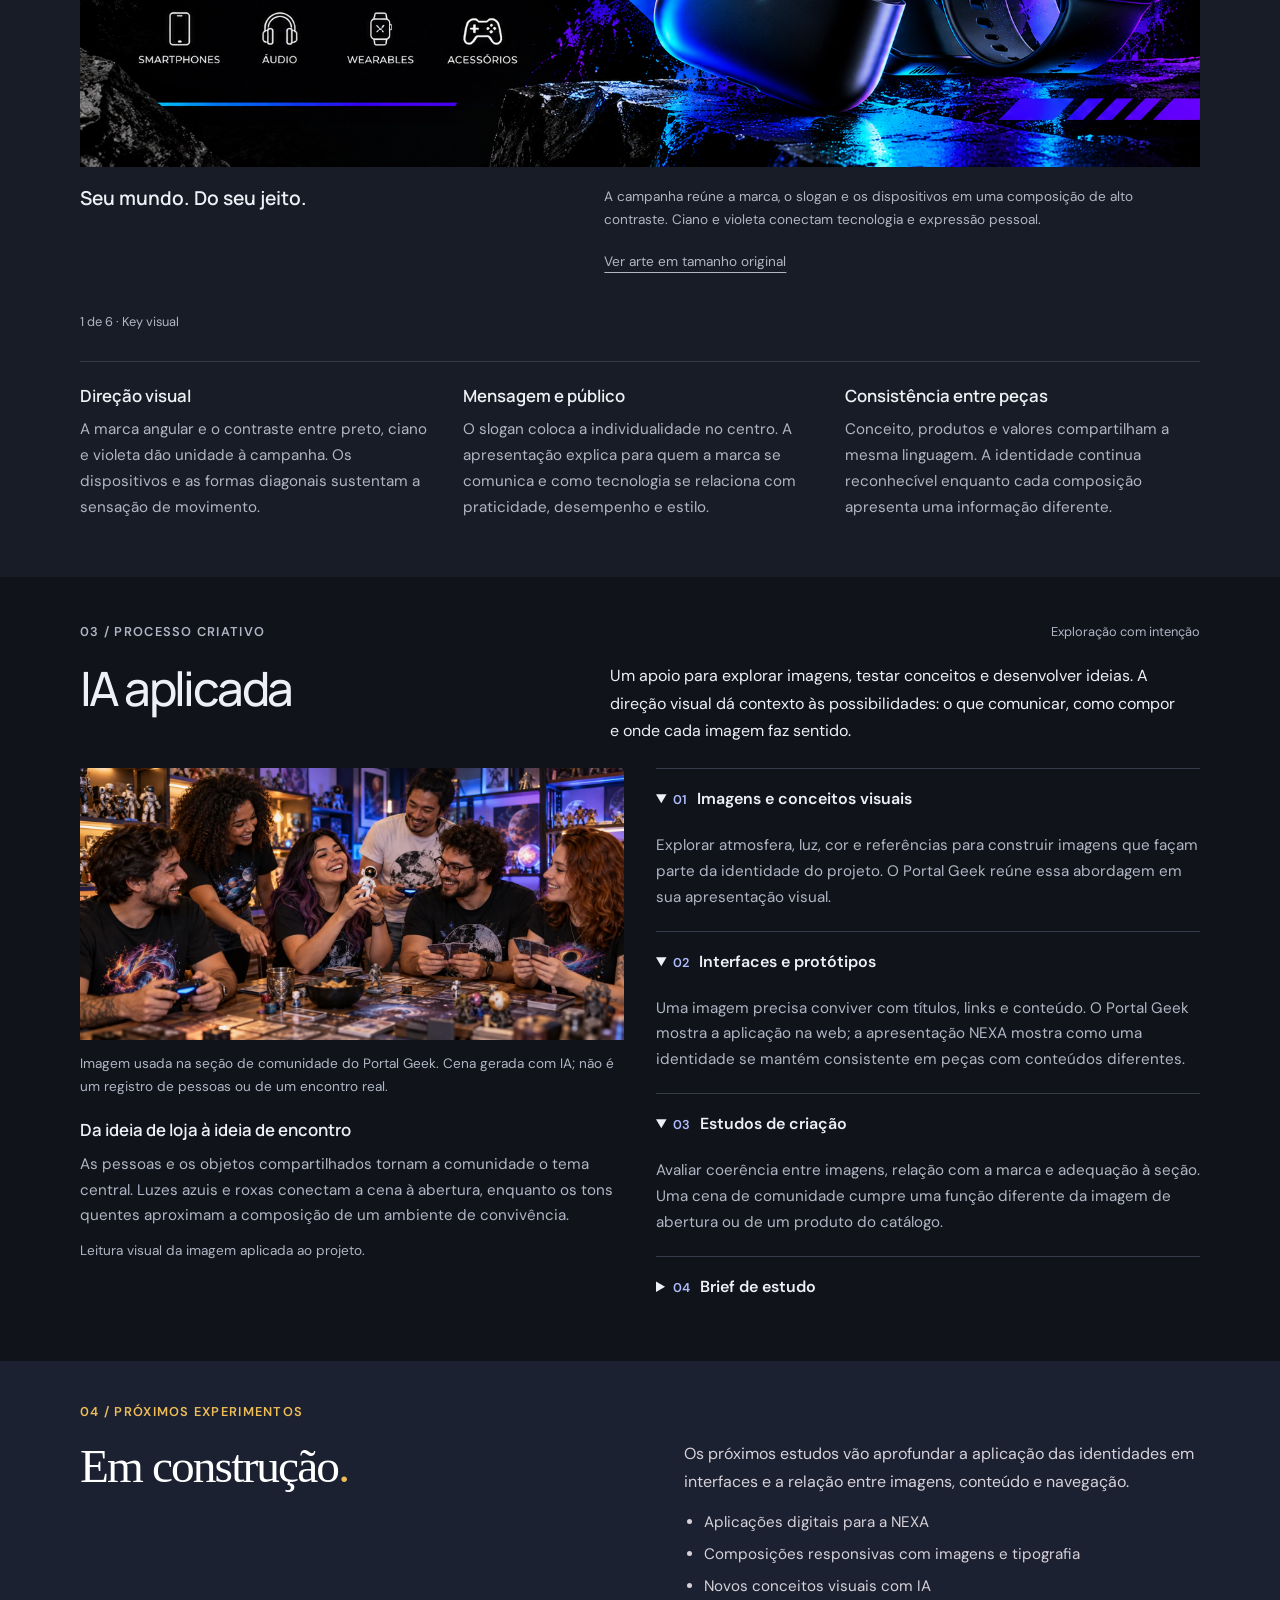
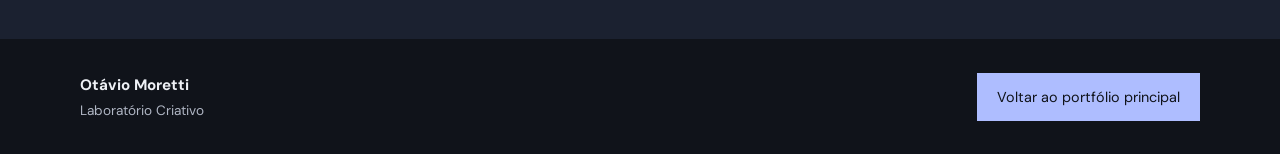
<file: laboratorio.html>
<!doctype html>
<html lang="pt-BR">
<head>
  <meta charset="utf-8" />
  <meta name="viewport" content="width=device-width, initial-scale=1" />
  <meta name="description" content="Laboratório Criativo de Otávio Moretti: experimentos de Visual Design Web, interfaces, identidade visual e IA aplicada." />
  <meta name="theme-color" content="#10131a" />
  <title>Laboratório Criativo | Otávio Moretti</title>
  <link rel="icon" type="image/svg+xml" href="data:image/svg+xml,%3Csvg xmlns='http://www.w3.org/2000/svg' viewBox='0 0 32 32'%3E%3Crect width='32' height='32' rx='6' fill='%2329252d'/%3E%3Cpath d='M9 8v16h14' fill='none' stroke='%23efbd58' stroke-width='4'/%3E%3C/svg%3E" />
  <link rel="preconnect" href="https://fonts.googleapis.com" />
  <link rel="preconnect" href="https://fonts.gstatic.com" crossorigin />
  <link href="https://fonts.googleapis.com/css2?family=DM+Sans:wght@400;500;600;700&family=Manrope:wght@400;500;600;700;800&display=swap" rel="stylesheet" />
  <link rel="stylesheet" href="laboratorio.css" />
  <script src="laboratorio.js" defer></script>
</head>
<body>
  <a class="skip-link" href="#conteudo">Pular para o conteúdo</a>
  <header class="lab-header shell">
    <a class="signature" href="index.html">Otávio Moretti<span>Design & experimentação</span></a>
    <a class="return-link" href="index.html">Voltar ao portfólio</a>
  </header>
  <main id="conteudo" tabindex="-1">
    <section class="lab-intro shell" aria-labelledby="lab-title">
      <p class="eyebrow">UM ESPAÇO PARA EXPLORAR</p>
      <h1 id="lab-title">Laboratório <em>Criativo</em><span class="title-dot" aria-hidden="true">.</span></h1>
      <div class="intro-bottom"><p>Experimentos visuais, interfaces e ideias digitais em construção.</p><span class="edition">VISUAL DESIGN WEB / IA APLICADA</span></div>
      <nav class="lab-nav" aria-label="Seções do laboratório"><a href="#portal">01 · Portal Geek</a><a href="#nexa">02 · NEXA</a><a href="#ia">03 · IA aplicada</a><a href="#construcao">04 · Em construção</a></nav>
    </section>

    <section id="portal" class="experiment shell" aria-labelledby="portal-title">
      <div class="section-caption"><span>01 / EXPERIÊNCIA WEB</span><span>Projeto publicado</span></div>
      <div class="section-intro"><h2 id="portal-title">Portal Geek</h2><div><p>Um universo visual que conecta identidade, imagens e navegação. O projeto reúne desenvolvimento web e criação com IA em uma experiência de loja geek.</p><div class="links"><a href="https://morettichaves.github.io/portal-geek/" target="_blank" rel="noopener noreferrer">Explorar o Portal Geek</a><a href="https://canva.link/qka728ax7n0u11e" target="_blank" rel="noopener noreferrer">Ver apresentação no Canva</a></div></div></div>
      <div class="portal-live" aria-labelledby="portal-live-title">
        <div class="portal-live-heading"><div><h3 id="portal-live-title">Escolha seu portal</h3><p>A entrada interativa do Portal Geek: explore os caminhos para o site, o catálogo e os eventos.</p></div><a href="https://morettichaves.github.io/portal-geek/pages/linktree.html" target="_blank" rel="noopener noreferrer">Abrir portal em nova aba</a></div>
        <iframe src="https://morettichaves.github.io/portal-geek/pages/linktree.html" title="Portal Geek — entrada interativa e links do projeto" loading="lazy" referrerpolicy="strict-origin-when-cross-origin"></iframe>
      </div>
      <div class="portal-showcase">
        <figure class="portal-image"><img src="assets/portal-geek-inicio.jpg" alt="Imagem conceitual da abertura do Portal Geek: um portal azul e roxo diante de uma loja à beira da baía" width="1600" height="732" decoding="async" /><figcaption>Imagem de abertura: a entrada da loja se transforma em um portal, conectando o nome à experiência visual.</figcaption></figure>
        <div class="brand-reading"><span class="eyebrow">IDENTIDADE EM APLICAÇÃO</span><img class="portal-logo" src="assets/portal-geek-logo.jpeg" alt="Marca tipográfica Portal Geek" width="737" height="57" decoding="async" /><dl><dt>Marca</dt><dd>O lettering inclinado dá movimento ao nome. A aplicação monocromática se destaca mesmo ao lado de imagens com muitas cores.</dd><dt>Tipografia</dt><dd>No site, Montserrat estrutura os títulos; DM Mono aparece nos detalhes. A diferença de escala separa as mensagens principais das informações de apoio.</dd><dt>Composição</dt><dd>A imagem de abertura concentra o portal à direita e deixa uma área mais livre à esquerda para o título e os caminhos de navegação.</dd></dl></div>
      </div>
      <div class="project-reading"><div><h3>Da imagem à interface</h3><p>O universo visual continua em catálogo, comunidade e encontros. Cada seção tem uma função: apresentar, ajudar a explorar produtos ou mostrar a proposta de convivência.</p></div><div><h3>Clareza dentro da experiência</h3><p>Navegação por seções, categorias e filtros organizam um conteúdo visualmente rico. O visitante pode explorar o projeto sem depender apenas da rolagem.</p></div><div><h3>Apresentação da proposta</h3><p>A apresentação no Canva complementa o site. Ela reúne a proposta visual em outro formato e permite conhecer o projeto além da interface publicada.</p><a href="https://canva.link/qka728ax7n0u11e" target="_blank" rel="noopener noreferrer">Conhecer a apresentação</a></div></div>
    </section>

<section id="nexa" class="nexa-section" aria-labelledby="nexa-title"><div class="shell experiment">
<div class="section-caption"><span>02 / IDENTIDADE VISUAL</span><span>Campanha e apresentação visual</span></div>
<div class="section-intro"><h2 id="nexa-title">NEXA</h2><div><p>Uma identidade visual para tecnologia e acessórios, construída em torno da ideia <strong>“Seu mundo. Do seu jeito.”</strong> A campanha aproxima produtos, estilo de vida e expressão pessoal.</p><p class="secondary">Aqui estão as artes do projeto: do conceito da campanha às peças que apresentam produtos, público e valores.</p></div></div>
<div class="nexa-gallery"><div class="nexa-controls" hidden role="group" aria-label="Escolher arte da NEXA"><button type="button" data-slide="0" aria-controls="nexa-slide-0" aria-pressed="true">01 · Key visual</button><button type="button" data-slide="1" aria-controls="nexa-slide-1" aria-pressed="false">02 · Conceito da campanha</button><button type="button" data-slide="2" aria-controls="nexa-slide-2" aria-pressed="false">03 · Público-alvo</button><button type="button" data-slide="3" aria-controls="nexa-slide-3" aria-pressed="false">04 · Linha de produtos</button><button type="button" data-slide="4" aria-controls="nexa-slide-4" aria-pressed="false">05 · Valores</button><button type="button" data-slide="5" aria-controls="nexa-slide-5" aria-pressed="false">06 · Apresentação</button></div><figure class="nexa-slide" id="nexa-slide-0" data-title="Key visual"><a class="artwork-link" href="assets/nexa/nexa-key-visual.png" target="_blank" rel="noopener noreferrer" aria-label="Abrir arte completa: Key visual"><img src="assets/nexa/nexa-key-visual.png" alt="NEXA — Key visual: Seu mundo. Do seu jeito." loading="lazy" decoding="async" width="1672" height="941" /></a><figcaption><h3>Seu mundo. Do seu jeito.</h3><p>A campanha reúne a marca, o slogan e os dispositivos em uma composição de alto contraste. Ciano e violeta conectam tecnologia e expressão pessoal.</p><a href="assets/nexa/nexa-key-visual.png" target="_blank" rel="noopener noreferrer">Ver arte em tamanho original</a></figcaption></figure>
<figure class="nexa-slide" id="nexa-slide-1" data-title="Conceito da campanha"><a class="artwork-link" href="assets/nexa/nexa-conceito.png" target="_blank" rel="noopener noreferrer" aria-label="Abrir arte completa: Conceito da campanha"><img src="assets/nexa/nexa-conceito.png" alt="NEXA — Conceito da campanha: Tecnologia como expressão de identidade" loading="lazy" decoding="async" width="1672" height="941" /></a><figcaption><h3>Tecnologia como expressão de identidade</h3><p>A proposta conecta inovação, criatividade e estilo. Tecnologia, liberdade, criatividade e individualidade orientam a comunicação da marca.</p><a href="assets/nexa/nexa-conceito.png" target="_blank" rel="noopener noreferrer">Ver arte em tamanho original</a></figcaption></figure>
<figure class="nexa-slide" id="nexa-slide-2" data-title="Público-alvo"><a class="artwork-link" href="assets/nexa/nexa-publico.png" target="_blank" rel="noopener noreferrer" aria-label="Abrir arte completa: Público-alvo"><img src="assets/nexa/nexa-publico.png" alt="NEXA — Público-alvo: Para quem vive tecnologia no dia a dia" loading="lazy" decoding="async" width="1674" height="939" /></a><figcaption><h3>Para quem vive tecnologia no dia a dia</h3><p>Jovens adultos, estudantes, profissionais, gamers e criadores. A apresentação relaciona praticidade, desempenho e design ao estilo de vida desse público.</p><a href="assets/nexa/nexa-publico.png" target="_blank" rel="noopener noreferrer">Ver arte em tamanho original</a></figcaption></figure>
<figure class="nexa-slide" id="nexa-slide-3" data-title="Linha de produtos"><a class="artwork-link" href="assets/nexa/nexa-produtos.png" target="_blank" rel="noopener noreferrer" aria-label="Abrir arte completa: Linha de produtos"><img src="assets/nexa/nexa-produtos.png" alt="NEXA — Linha de produtos: Um universo de tecnologia e acessórios" loading="lazy" decoding="async" width="1672" height="941" /></a><figcaption><h3>Um universo de tecnologia e acessórios</h3><p>Áudio, smartphones, gaming, wearables e acessórios organizam a proposta visual. As categorias compartilham uma linguagem de cor e composição.</p><a href="assets/nexa/nexa-produtos.png" target="_blank" rel="noopener noreferrer">Ver arte em tamanho original</a></figcaption></figure>
<figure class="nexa-slide" id="nexa-slide-4" data-title="Valores"><a class="artwork-link" href="assets/nexa/nexa-valores.png" target="_blank" rel="noopener noreferrer" aria-label="Abrir arte completa: Valores"><img src="assets/nexa/nexa-valores.png" alt="NEXA — Valores: Inovação, qualidade, liberdade e estilo" loading="lazy" decoding="async" width="1672" height="941" /></a><figcaption><h3>Inovação, qualidade, liberdade e estilo</h3><p>Os valores aparecem associados a produtos e situações de uso, aproximando o discurso da marca de suas aplicações visuais.</p><a href="assets/nexa/nexa-valores.png" target="_blank" rel="noopener noreferrer">Ver arte em tamanho original</a></figcaption></figure>
<figure class="nexa-slide" id="nexa-slide-5" data-title="Apresentação"><a class="artwork-link" href="assets/nexa/nexa-apresentacao.png" target="_blank" rel="noopener noreferrer" aria-label="Abrir arte completa: Apresentação"><img src="assets/nexa/nexa-apresentacao.png" alt="NEXA — Apresentação: Identidade reunida em uma apresentação" loading="lazy" decoding="async" width="1672" height="941" /></a><figcaption><h3>Identidade reunida em uma apresentação</h3><p>A capa estabelece o tom das demais peças: fundo escuro, marca central e dispositivos nas bordas. O slogan mantém a proposta da campanha em evidência.</p><a href="assets/nexa/nexa-apresentacao.png" target="_blank" rel="noopener noreferrer">Ver arte em tamanho original</a></figcaption></figure><p class="nexa-status" role="status" aria-live="polite"></p></div>
<div class="project-reading"><div><h3>Direção visual</h3><p>A marca angular e o contraste entre preto, ciano e violeta dão unidade à campanha. Os dispositivos e as formas diagonais sustentam a sensação de movimento.</p></div><div><h3>Mensagem e público</h3><p>O slogan coloca a individualidade no centro. A apresentação explica para quem a marca se comunica e como tecnologia se relaciona com praticidade, desempenho e estilo.</p></div><div><h3>Consistência entre peças</h3><p>Conceito, produtos e valores compartilham a mesma linguagem. A identidade continua reconhecível enquanto cada composição apresenta uma informação diferente.</p></div></div>
</div></section>

    <section id="ia" class="experiment shell" aria-labelledby="ia-title">
      <div class="section-caption"><span>03 / PROCESSO CRIATIVO</span><span>Exploração com intenção</span></div>
      <div class="section-intro"><h2 id="ia-title">IA aplicada</h2><p>Um apoio para explorar imagens, testar conceitos e desenvolver ideias. A direção visual dá contexto às possibilidades: o que comunicar, como compor e onde cada imagem faz sentido.</p></div>
      <div class="ia-study">
        <figure class="image-study"><img src="assets/portal-comunidade.webp" alt="Cena ilustrativa gerada com IA: um grupo compartilhando controles, cartas e colecionáveis em uma loja geek" width="1536" height="768" loading="lazy" decoding="async" /><figcaption>Imagem usada na seção de comunidade do Portal Geek. Cena gerada com IA; não é um registro de pessoas ou de um encontro real.</figcaption><div class="image-context"><h3>Da ideia de loja à ideia de encontro</h3><p>As pessoas e os objetos compartilhados tornam a comunidade o tema central. Luzes azuis e roxas conectam a cena à abertura, enquanto os tons quentes aproximam a composição de um ambiente de convivência.</p><p class="secondary">Leitura visual da imagem aplicada ao projeto.</p></div></figure>
        <div class="study-list">
          <details open><summary><span>01</span>Imagens e conceitos visuais</summary><p>Explorar atmosfera, luz, cor e referências para construir imagens que façam parte da identidade do projeto. O Portal Geek reúne essa abordagem em sua apresentação visual.</p></details>
          <details open><summary><span>02</span>Interfaces e protótipos</summary><p>Uma imagem precisa conviver com títulos, links e conteúdo. O Portal Geek mostra a aplicação na web; a apresentação NEXA mostra como uma identidade se mantém consistente em peças com conteúdos diferentes.</p></details>
          <details open><summary><span>03</span>Estudos de criação</summary><p>Avaliar coerência entre imagens, relação com a marca e adequação à seção. Uma cena de comunidade cumpre uma função diferente da imagem de abertura ou de um produto do catálogo.</p></details>
          <details><summary><span>04</span>Brief de estudo</summary><p>Para explorar uma cena semelhante: um encontro de fãs em uma loja, com objetos compartilhados, iluminação azul e roxa e pontos de luz quente. A composição deve comunicar convivência e reservar espaço para funcionar na interface.</p><p class="secondary">Exemplo de brief para novos estudos, não o prompt original da imagem.</p></details>
        </div>
      </div>
    </section>

    <section id="construcao" class="construction" aria-labelledby="construction-title"><div class="shell construction-grid"><p class="eyebrow">04 / PRÓXIMOS EXPERIMENTOS</p><h2 id="construction-title">Em construção<span aria-hidden="true">.</span></h2><div><p>Os próximos estudos vão aprofundar a aplicação das identidades em interfaces e a relação entre imagens, conteúdo e navegação.</p><ul class="future-studies"><li>Aplicações digitais para a NEXA</li><li>Composições responsivas com imagens e tipografia</li><li>Novos conceitos visuais com IA</li></ul></div></div></section>
  </main>
  <footer class="shell lab-footer"><div><strong>Otávio Moretti</strong><p>Laboratório Criativo</p></div><a class="back-button" href="index.html">Voltar ao portfólio principal</a></footer>
</body>
</html>
</file>
<file: styles.css>
/* Sistema visual: superfícies neutras e um único azul de destaque. */
:root {
  color-scheme: dark;
  --canvas: #101319;
  --paper: #151a22;
  --surface: #1c232d;
  --surface-raised: #242e3b;
  --ink: #eef2f7;
  --mute: #b6c0cf;
  --accent: #a9c8ff;
  --accent-hover: #c2d8ff;
  --on-accent: #101319;
  --line: #414e61;
  --font-body: "Plus Jakarta Sans", Arial, sans-serif;
  --font-heading: "Space Grotesk", Arial, sans-serif;
}

/* Base e acessibilidade */
* {
  box-sizing: border-box;
}
html {
  scroll-behavior: smooth;
  scroll-padding-top: 24px;
}
body {
  margin: 0;
  background: var(--paper);
  color: var(--ink);
  font: 1rem/1.65 var(--font-body);
}
a {
  color: inherit;
  text-underline-offset: 5px;
  text-decoration-thickness: 1px;
}
a:hover {
  color: var(--accent);
}
:where(a, button, summary):focus-visible {
  outline: 3px solid var(--accent);
  outline-offset: 5px;
}
img {
  display: block;
  max-width: 100%;
}
h1,
h2,
h3,
p,
figure {
  margin-top: 0;
}
h1,
h2,
h3 {
  font-family: var(--font-heading);
  text-wrap: balance;
  overflow-wrap: break-word;
}
h1 {
  max-width: 1000px;
  margin-block: 22px;
  font-size: clamp(2.65rem, 5.8vw, 5.2rem);
  font-weight: 700;
  line-height: 1.12;
  letter-spacing: -0.045em;
}
h1 em {
  color: var(--accent);
  font-style: normal;
}
h2 {
  font-size: clamp(2rem, 3.8vw, 3.25rem);
  font-weight: 600;
  line-height: 1.17;
  letter-spacing: -0.035em;
  margin-bottom: 18px;
}
h3 {
  font-size: 1.6rem;
  font-weight: 700;
  line-height: 1.25;
  letter-spacing: -0.02em;
  margin-bottom: 12px;
}
p {
  margin-bottom: 16px;
}
.wrap {
  width: min(1100px, calc(100% - 48px));
  margin-inline: auto;
}
.section-space {
  padding-block: 64px;
}
.eyebrow,
.section-label,
.project-meta,
.skill-number {
  font-size: 0.78rem;
  font-family: var(--font-heading);
  font-weight: 700;
  letter-spacing: 0.08em;
}
.section-label {
  color: var(--mute);
  margin-bottom: 18px;
}
.eyebrow {
  color: var(--accent);
  margin: 0;
}
.muted {
  color: var(--mute);
}
.skip-link {
  position: fixed;
  inset: 12px auto auto 12px;
  z-index: 10;
  padding: 12px 18px;
  background: var(--accent);
  color: var(--on-accent);
  transform: translateY(-180%);
}
.skip-link:focus {
  transform: none;
}
.skip-link:hover {
  color: var(--on-accent);
}
.section-heading {
  display: grid;
  grid-template-columns: 1fr 1fr;
  gap: 0 44px;
  margin-bottom: 30px;
}
.section-heading .section-label {
  grid-column: 1 / -1;
}
.section-heading h2 {
  margin-bottom: 0;
}
.section-heading > p:last-child {
  align-self: end;
  max-width: 470px;
  color: var(--mute);
  margin: 0;
  justify-self: end;
}

/* Navegação e abertura */
header {
  background: var(--canvas);
}
.navigation {
  min-height: 88px;
  display: flex;
  align-items: center;
  justify-content: space-between;
  gap: 24px;
  border-bottom: 1px solid var(--line);
}
.brand {
  display: inline-flex;
  align-items: center;
  gap: 14px;
  text-decoration: none;
  font-weight: 800;
  white-space: nowrap;
}
.brand-mark {
  font: 700 1.9rem/1 var(--font-heading);
  letter-spacing: -0.12em;
  border-right: 1px solid var(--line);
  padding-right: 18px;
}
.brand-mark > span,
.brand-name > span {
  color: var(--accent);
}
.brand-name {
  font-size: 0.8rem;
  letter-spacing: 0.08em;
}
.nav-links {
  display: flex;
  gap: 8px 22px;
  flex-wrap: wrap;
}
.nav-links a {
  display: inline-flex;
  align-items: center;
  min-height: 44px;
  font-size: 0.9rem;
  text-decoration: none;
  color: var(--mute);
  border-bottom: 2px solid transparent;
}
.nav-links a:hover,
.nav-links a[aria-current="location"] {
  color: var(--ink);
  border-bottom-color: var(--accent);
}
.hero-stage {
  background-color: var(--canvas);
  background-image:
    linear-gradient(100deg, rgba(16, 19, 25, 0.9), rgba(16, 19, 25, 0.76)),
    url("assets/mesa-programacao.webp");
  background-size: cover;
  background-position: center 42%;
  background-repeat: no-repeat;
}
.hero-stage .intro,
.hero-stage .hero-bottom {
  color: #d7dfeb;
}
.opening {
  padding-top: 50px;
  padding-bottom: 24px;
}
.intro {
  max-width: 740px;
  color: var(--mute);
  font-size: 1.1rem;
  line-height: 1.75;
}
.actions {
  display: flex;
  flex-wrap: wrap;
  gap: 12px;
  margin-top: 26px;
}
.button {
  display: inline-flex;
  align-items: center;
  justify-content: center;
  min-height: 48px;
  padding: 12px 18px;
  background: var(--accent);
  color: var(--on-accent);
  font-size: 0.9rem;
  font-weight: 700;
  text-decoration: none;
  text-align: center;
  border: 1px solid var(--accent);
  transition:
    background 0.18s ease,
    border-color 0.18s ease;
}
.button:hover {
  background: var(--accent-hover);
  color: var(--on-accent);
  border-color: var(--accent-hover);
}
.button.ghost {
  background: transparent;
  color: var(--ink);
  border-color: var(--line);
}
.button.ghost:hover {
  background: var(--surface-raised);
  border-color: var(--accent);
  color: var(--ink);
}
.button.secondary {
  background: #325780;
  border-color: #325780;
  color: var(--ink);
}
.button.secondary:hover {
  background: #406b9a;
  border-color: #406b9a;
  color: var(--ink);
}
.hero-bottom {
  margin-top: 36px;
  padding-top: 20px;
  border-top: 1px solid var(--line);
  display: flex;
  justify-content: space-between;
  align-items: baseline;
  gap: 24px;
  font-size: 0.85rem;
  color: var(--mute);
}
.hero-bottom p {
  max-width: 680px;
  margin: 0;
}
.hero-bottom > span {
  font-size: 0.75rem;
  letter-spacing: 0.07em;
}

/* Soluções */
.solutions-section {
  background-color: var(--canvas);
  background-image:
    linear-gradient(100deg, rgba(16, 19, 25, 0.88), rgba(16, 19, 25, 0.78)),
    url("assets/solucoes-planejamento.webp");
  background-size: cover;
  background-position: center 40%;
  background-repeat: no-repeat;
}
.solutions-section .section-label,
.solutions-section .section-heading > p:last-child,
.solutions-section .solution-list p {
  color: #d7dfeb;
}
.solutions-section .solution-list article {
  border-top-color: #62718a;
}
.solution-list {
  display: grid;
  grid-template-columns: repeat(3, minmax(0, 1fr));
  gap: 32px;
}
.solution-list article {
  border-top: 1px solid var(--line);
  padding-top: 20px;
}
.skill-number {
  display: block;
  color: var(--accent);
  margin-bottom: 16px;
}
.solution-list h3 {
  font-size: 1.25rem;
}
.solution-list p {
  color: var(--mute);
  font-size: 0.95rem;
}
.solution-list .text-link {
  display: flex;
  width: fit-content;
}
.text-link {
  min-height: 44px;
  display: inline-flex;
  align-items: center;
  font-size: 0.9rem;
  font-weight: 600;
}

/* Estudos de caso */
#projetos {
  padding-top: 18px;
}
.featured-project {
  display: grid;
  grid-template-columns: minmax(0, 0.9fr) minmax(0, 1.1fr);
  border: 1px solid var(--line);
  background: var(--surface);
}
.featured-project > *,
.case-layout > *,
.about-grid > * {
  min-width: 0;
}
.project-visual {
  padding: 24px;
  background: var(--surface-raised);
}
.project-image {
  margin: 0;
}
.project-image img {
  width: 100%;
  height: auto;
  aspect-ratio: 4 / 5;
  object-fit: cover;
}
figcaption {
  color: var(--mute);
  font-size: 0.85rem;
  line-height: 1.5;
  padding-top: 12px;
}
.project-details {
  padding: 28px;
}
.project-meta {
  display: flex;
  flex-wrap: wrap;
  align-items: center;
  justify-content: space-between;
  gap: 10px;
  color: var(--mute);
  margin-bottom: 20px;
  letter-spacing: 0.06em;
}
.status {
  display: inline-block;
  padding: 4px 10px;
  background: var(--surface-raised);
  border: 1px solid var(--line);
  color: var(--ink);
  font-size: 0.75rem;
  font-weight: 500;
  line-height: 1.5;
  letter-spacing: 0;
}
.project-subtitle {
  max-width: 680px;
  font-size: 1.04rem;
  color: var(--mute);
  line-height: 1.6;
}
dl {
  margin: 22px 0;
}
dt {
  font-size: 0.85rem;
  font-weight: 700;
  color: var(--ink);
  margin-top: 16px;
}
dd {
  margin: 5px 0 0;
  color: var(--mute);
  font-size: 0.95rem;
  line-height: 1.65;
}
.project-flow {
  border-top: 1px solid var(--line);
  margin-top: 16px;
  padding-top: 8px;
}
.project-flow summary {
  cursor: pointer;
  min-height: 44px;
  padding-block: 10px;
  font-size: 0.9rem;
  font-weight: 600;
}
.project-flow summary::marker {
  color: var(--accent);
}
.project-flow > p {
  margin-block: 12px;
  color: var(--mute);
  font-size: 0.95rem;
}
.project-flow dl {
  margin-top: 8px;
}
.flow-step {
  position: relative;
  background: var(--surface);
  border: 1px solid var(--line);
  padding: 16px 16px 16px 48px;
  margin-top: 12px;
}
.flow-step > span {
  position: absolute;
  top: 17px;
  left: 16px;
  color: var(--accent);
  font-size: 0.75rem;
  font-weight: 700;
}
.flow-step strong,
.flow-step small {
  display: block;
}
.flow-step small {
  margin-top: 4px;
  color: var(--mute);
  font-size: 0.85rem;
}
.visual-caption {
  font-size: 0.8rem;
  color: var(--mute);
  margin-block: 12px 0;
}
.tags {
  display: flex;
  flex-wrap: wrap;
  gap: 7px;
  list-style: none;
  padding: 0;
  margin-block: 20px;
}
.tags li {
  border: 1px solid var(--line);
  padding: 4px 9px;
  color: var(--mute);
  font-size: 0.8rem;
}
.case-project {
  border-top: 1px solid var(--line);
  padding-top: 30px;
  margin-top: 38px;
}
/* Capturas dos projetos: fundo decorativo, conteúdo sempre em primeiro plano. */
.featured-project,
.case-project {
  background-color: var(--canvas);
  background-image:
    linear-gradient(100deg, rgba(16, 19, 25, 0.84), rgba(16, 19, 25, 0.95)),
    var(--project-preview);
  background-size: cover;
  background-position: center top;
  background-repeat: no-repeat;
}
#caso-jsilva-projeto {
  --project-preview: url("assets/preview-jsilva.webp");
}
#caso-prime {
  --project-preview: url("assets/preview-prime.webp");
}
#caso-portal {
  --project-preview: url("assets/preview-portal.webp");
}
#caso-buffet {
  --project-preview: url("assets/preview-buffet.webp");
}
#caso-customer-api {
  --project-preview: url("assets/customer-api-swagger.png");
}
.api-evidence {
  list-style: none;
  padding: 0;
  margin: 24px 0 0;
  display: grid;
  gap: 16px;
}
.api-evidence li {
  border-top: 1px solid var(--line);
  padding-top: 14px;
}
.api-evidence strong,
.api-evidence span {
  display: block;
}
.api-evidence strong {
  color: var(--accent);
}
.api-evidence span {
  color: #d7dfeb;
  font-size: 0.9rem;
  margin-top: 4px;
}
.featured-project .project-visual {
  background: rgba(28, 35, 45, 0.55);
}
.case-project {
  padding: 30px clamp(16px, 3vw, 32px);
  border: 1px solid var(--line);
}
.featured-project dd,
.case-project dd,
.featured-project .project-subtitle,
.case-project .project-subtitle,
.featured-project figcaption,
.case-project figcaption {
  color: #d7dfeb;
}
.case-heading {
  display: flex;
  justify-content: space-between;
  align-items: flex-start;
  gap: 24px;
  margin-bottom: 24px;
}
.case-heading .project-meta {
  margin-bottom: 10px;
}
.case-heading .project-subtitle {
  margin-bottom: 0;
}
.case-heading > .status {
  flex-shrink: 0;
}
.case-layout {
  display: grid;
  grid-template-columns: minmax(0, 0.9fr) minmax(0, 1.1fr);
  gap: 32px;
  align-items: start;
}
.case-image {
  margin: 0;
}
.case-image img {
  width: 100%;
  height: auto;
  background: var(--canvas);
  object-fit: contain;
}
.case-image-buffet img {
  aspect-ratio: 4 / 3;
  object-fit: cover;
  object-position: center;
}
.case-copy dl {
  margin-top: 0;
}
.case-copy dt:first-child {
  margin-top: 0;
}
.project-links {
  display: flex;
  flex-wrap: wrap;
  gap: 8px 24px;
  align-items: center;
}
.learning {
  margin-top: 38px;
  padding: 26px 0;
  border-block: 1px solid var(--line);
  display: grid;
  grid-template-columns: 1fr 1fr;
  gap: 36px;
}
.learning .section-label {
  color: var(--accent);
  margin-bottom: 12px;
}
.learning h3 {
  font-size: 1.4rem;
}
.learning p {
  color: var(--mute);
  font-size: 0.95rem;
  margin-bottom: 0;
}
.future-list {
  list-style: none;
  padding: 0;
  margin: 0;
}
.future-list li + li {
  border-top: 1px solid var(--line);
  margin-top: 12px;
  padding-top: 12px;
}
.future-list strong {
  font-size: 0.95rem;
  display: block;
}
.future-list span {
  color: var(--mute);
  font-size: 0.9rem;
}
.lab-callout {
  display: flex;
  align-items: center;
  justify-content: space-between;
  gap: 24px;
  padding-top: 26px;
}
.lab-callout h3 {
  font-size: 1.15rem;
  margin-bottom: 6px;
}
.lab-callout p {
  color: var(--mute);
  font-size: 0.9rem;
  max-width: 600px;
  margin: 0;
}
.lab-callout > a {
  flex-shrink: 0;
}

/* Base técnica, processo e trajetória */
.competencies,
.about {
  background: var(--surface);
}
.skills-grid {
  display: grid;
  grid-template-columns: repeat(2, minmax(0, 1fr));
  gap: 28px 48px;
}
.skills-grid > div {
  border-top: 1px solid var(--line);
  padding-top: 20px;
}
.skills-grid h3 {
  font-size: 1.35rem;
}
.skills-grid p {
  font-size: 0.95rem;
  margin-bottom: 10px;
}
.process {
  padding-block: 44px;
}
.process h2 {
  font-size: clamp(2rem, 3vw, 2.65rem);
}
.process ol {
  list-style: none;
  padding: 0;
  display: grid;
  grid-template-columns: repeat(5, minmax(0, 1fr));
  gap: 24px;
  border-top: 1px solid var(--line);
  margin-block: 24px 0;
}
.process li {
  padding-top: 20px;
}
.process li > span {
  display: block;
  color: var(--accent);
  font-size: 0.8rem;
  margin-bottom: 8px;
}
.process strong {
  display: block;
  font-size: 1.02rem;
}
.process li p {
  color: var(--mute);
  font-size: 0.9rem;
  margin: 8px 0 0;
}
.about-grid {
  display: grid;
  grid-template-columns: minmax(0, 0.8fr) minmax(0, 1.2fr);
  gap: 48px;
  align-items: center;
  margin-top: 28px;
}
.about-photo {
  margin: 0;
  max-width: 350px;
}
.about-photo img {
  width: 100%;
  height: auto;
}
.about-copy {
  color: var(--mute);
}
.about-lead {
  color: var(--ink);
  font-size: 1.3rem;
  line-height: 1.5;
  font-weight: 600;
  letter-spacing: -0.02em;
}
.about-links {
  display: flex;
  flex-direction: column;
  align-items: flex-start;
  gap: 6px;
  margin-top: 20px;
}

/* Contato */
footer {
  background: var(--canvas);
  padding: 56px 0 24px;
}
footer h2 {
  font-size: clamp(2.4rem, 4vw, 3.6rem);
}
footer h2 span {
  color: var(--accent);
}
footer > .wrap > p:not(.section-label) {
  max-width: 650px;
  color: var(--mute);
}
.footer-bottom {
  display: flex;
  flex-wrap: wrap;
  justify-content: space-between;
  gap: 20px;
  border-top: 1px solid var(--line);
  margin-top: 36px;
  padding-top: 20px;
  color: var(--mute);
  font-size: 0.85rem;
}
.footer-bottom p {
  margin: 0;
}
.contact-links {
  display: flex;
  flex-wrap: wrap;
  gap: 8px 24px;
}
.contact-links a {
  min-height: 44px;
  display: inline-flex;
  align-items: center;
  text-decoration: none;
}

/* Responsividade */
@media (max-width: 900px) {
  .navigation {
    flex-wrap: wrap;
    gap: 8px 24px;
    padding-block: 20px 12px;
  }
  .nav-links {
    gap: 4px 20px;
  }
  .section-heading {
    gap: 0 28px;
  }
  .solution-list {
    gap: 22px;
  }
  .featured-project,
  .case-layout {
    grid-template-columns: minmax(0, 1fr) minmax(0, 1fr);
  }
  .project-details {
    padding: 24px;
  }
  .project-visual {
    padding: 18px;
  }
  .case-layout {
    gap: 24px;
  }
  .process ol {
    grid-template-columns: repeat(3, minmax(0, 1fr));
  }
  .about-grid {
    gap: 28px;
  }
}
@media (max-width: 700px) {
  .wrap {
    width: calc(100% - 36px);
  }
  .section-space {
    padding-block: 42px;
  }
  .opening {
    padding-top: 32px;
  }
  .hero-stage {
    background-position: 58% center;
  }
  h1 {
    font-size: clamp(2.4rem, 7.5vw, 3.5rem);
  }
  .intro {
    font-size: 1rem;
  }
  .hero-bottom {
    flex-direction: column;
    gap: 12px;
    margin-top: 28px;
  }
  .section-heading {
    grid-template-columns: 1fr;
    gap: 16px;
    margin-bottom: 24px;
  }
  .section-heading .section-label {
    margin: 0;
  }
  .section-heading > p:last-child {
    justify-self: start;
    max-width: none;
  }
  .solution-list,
  .featured-project,
  .case-layout,
  .skills-grid,
  .learning,
  .about-grid {
    grid-template-columns: 1fr;
  }
  .solution-list {
    gap: 24px;
  }
  .solutions-section {
    background-position: 65% center;
  }
  #projetos {
    padding-top: 12px;
  }
  .project-image {
    max-width: 430px;
    margin-inline: auto;
  }
  .project-image img {
    max-height: 420px;
    aspect-ratio: auto;
    object-fit: contain;
  }
  .project-details {
    padding: 22px;
  }
  .case-project {
    margin-top: 30px;
    padding-top: 24px;
  }
  .case-heading {
    flex-wrap: wrap;
    gap: 12px;
  }
  .case-layout {
    gap: 22px;
  }
  .case-image-buffet img {
    max-height: 360px;
  }
  .learning {
    gap: 24px;
    padding-block: 24px;
  }
  .lab-callout {
    flex-direction: column;
    align-items: flex-start;
    gap: 12px;
  }
  .skills-grid {
    gap: 24px;
  }
  .process ol {
    grid-template-columns: repeat(2, minmax(0, 1fr));
    gap: 20px;
  }
  .about-grid {
    gap: 24px;
    margin-top: 24px;
  }
  .about-photo {
    max-width: 300px;
  }
  .about-lead {
    font-size: 1.2rem;
  }
  footer {
    padding-top: 42px;
  }
}
@media (max-width: 420px) {
  .eyebrow {
    font-size: 0.72rem;
  }
  h1 {
    font-size: 2.35rem;
    letter-spacing: -0.045em;
  }
  h2 {
    font-size: 2rem;
  }
  .nav-links {
    gap: 0 16px;
  }
  .nav-links a {
    font-size: 0.85rem;
  }
  .actions .button {
    width: 100%;
  }
  .project-links {
    align-items: flex-start;
    flex-direction: column;
    gap: 4px;
  }
  .project-links .button {
    width: 100%;
  }
  .project-meta {
    align-items: flex-start;
  }
  .process ol {
    grid-template-columns: 1fr;
  }
}
@media (prefers-reduced-motion: reduce) {
  html {
    scroll-behavior: auto;
  }
  .button {
    transition: none;
  }
}
</file>
<file: laboratorio.css>
:root{color-scheme:dark;--paper:#10131a;--ink:#eef0f5;--muted:#b0b6c4;--line:#343a48;--accent:#aebdff;--gold:#efbd58}
.portal-live{margin-bottom:32px}.portal-live-heading{display:flex;justify-content:space-between;align-items:center;gap:24px;margin-bottom:18px}.portal-live-heading p{color:var(--muted);font-size:.95rem;margin:0;max-width:620px}.portal-live-heading>a{flex-shrink:0;min-height:44px;display:inline-flex;align-items:center;font-size:.9rem}.portal-live iframe{display:block;width:100%;height:880px;border:1px solid var(--line);background:#080a10}.portal-live iframe:focus-visible{outline:3px solid var(--gold);outline-offset:4px}@media(max-width:850px){.portal-live-heading{flex-direction:column;align-items:flex-start;gap:8px}}@media(max-width:600px){.portal-live iframe{height:950px}.portal-live{margin-bottom:24px}}
*{box-sizing:border-box}html{scroll-behavior:smooth;scroll-padding-top:24px}body{margin:0;background:var(--paper);color:var(--ink);font:1rem/1.7 'DM Sans',Arial,sans-serif}a{color:inherit;text-underline-offset:6px;text-decoration-thickness:1px}a:hover{color:var(--accent)}a:focus-visible,button:focus-visible,summary:focus-visible{outline:3px solid #a94713;outline-offset:5px}button{font:inherit}button,a,summary{-webkit-tap-highlight-color:transparent}.shell{width:min(1120px,calc(100% - 64px));margin-inline:auto}.skip-link{position:fixed;left:16px;top:16px;z-index:10;background:var(--ink);color:#fff;padding:12px 20px;transform:translateY(-180%)}.skip-link:focus{transform:none}.lab-header{display:flex;align-items:center;justify-content:space-between;gap:24px;min-height:100px;border-bottom:1px solid var(--line)}.signature{text-decoration:none;font-weight:700;font-size:1.1rem;letter-spacing:-.03em}.signature span{display:block;font-size:.8rem;font-weight:400;letter-spacing:0;color:var(--muted)}.return-link{min-height:44px;display:inline-flex;align-items:center;font-size:.9rem}.eyebrow,.section-caption,.edition,.board-label{font-size:.8rem;letter-spacing:.1em;font-weight:600}.eyebrow{color:var(--accent);margin:0 0 20px}.lab-intro{padding-top:70px;padding-bottom:0}h1,h2,p,figure{margin-top:0}h1{font-family:'Manrope',Arial,sans-serif;font-size:clamp(3.2rem,8vw,7rem);line-height:1.08;letter-spacing:-.065em;font-weight:500;margin-bottom:32px}h1 em{font-family:Georgia,serif;font-weight:400;color:var(--accent);letter-spacing:-.04em}.title-dot{color:var(--accent)}.intro-bottom{display:flex;align-items:flex-end;justify-content:space-between;gap:36px}.intro-bottom p{max-width:500px;font-size:1.2rem;line-height:1.6;margin:0}.edition{color:var(--muted);font-size:.75rem}.lab-nav{display:flex;flex-wrap:wrap;gap:10px 30px;border-top:1px solid var(--line);border-bottom:1px solid var(--line);margin-top:42px;padding:14px 0}.lab-nav a{display:flex;align-items:center;min-height:44px;font-size:.9rem;text-decoration:none}.experiment{padding-block:78px}.section-caption{display:flex;justify-content:space-between;gap:20px;color:var(--muted);margin-bottom:30px}.section-caption>span:last-child{font-size:.8rem;letter-spacing:0;font-weight:400}.section-intro{display:grid;grid-template-columns:minmax(0,.9fr) minmax(0,1.1fr);gap:48px;margin-bottom:32px}.section-intro h2{font-family:'Manrope',Arial,sans-serif;font-size:clamp(2.4rem,4.5vw,3.9rem);line-height:1.1;letter-spacing:-.055em;font-weight:500;margin-bottom:0}.section-intro p{max-width:570px;margin-bottom:20px}.section-intro>p{margin:0}.links{display:flex;flex-wrap:wrap;gap:10px 26px}.links a{min-height:44px;display:inline-flex;align-items:center;font-size:.9rem;font-weight:600}.portal-image{margin:0}.portal-image img{display:block;width:100%;height:auto;background:var(--ink)}figcaption{font-size:.85rem;color:var(--muted);padding-top:12px}.portal-image figcaption{display:flex;justify-content:space-between;gap:12px;flex-wrap:wrap}.study-note{margin-top:24px;border-bottom:1px solid var(--line);padding-bottom:16px}.study-note summary{font-size:.95rem;font-weight:500;cursor:pointer;min-height:44px;padding-block:8px}.study-note p{max-width:740px;margin:12px 0;color:var(--muted)}.nexa-section{background:#ebe9ef}.secondary{font-size:.9rem;color:var(--muted)}.nexa-board{--board:#213e3c;--type:#f2f7ed;--highlight:#cbe66c;background:var(--board);color:var(--type);padding:40px 48px;transition:background .35s,color .35s}.nexa-board[data-palette=terracota]{--board:#70352b;--type:#fff3e7;--highlight:#edb975}.nexa-board[data-palette=cobalto]{--board:#243884;--type:#f1f4ff;--highlight:#bec9f4}.board-label{font-size:.75rem;display:block}.nexa-wordmark{font-family:'Manrope',Arial,sans-serif;font-size:clamp(4rem,13vw,10rem);font-weight:800;letter-spacing:-.055em;line-height:1.2;margin:44px 0 36px}.nexa-wordmark>span{font-size:1rem;vertical-align:top;margin-left:12px;font-weight:500;letter-spacing:0}.board-bottom{display:flex;justify-content:space-between;align-items:flex-end;gap:24px;border-top:1px solid currentColor;padding-top:24px}.board-bottom>span{font-size:1rem;line-height:1.45}.swatches{display:flex;gap:8px}.swatches>span{width:38px;height:38px;border:1px solid var(--type)}.swatches>span:nth-child(1){background:var(--type)}.swatches>span:nth-child(2){background:var(--highlight)}.swatches>span:nth-child(3){background:var(--board)}.palette-controls{margin-top:22px}.palette-controls[hidden]{display:none}.palette-controls>p{margin-bottom:12px;font-size:.9rem}.palette-controls>div{display:flex;flex-wrap:wrap;gap:10px}.palette-controls button{padding:10px 18px;min-height:44px;cursor:pointer;border:1px solid #746d7c;background:transparent;color:var(--ink);transition:background .2s,color .2s}.palette-controls button[aria-pressed=true]{background:var(--ink);color:#fff;border-color:var(--ink)}.palette-controls button:hover{border-color:var(--accent)}.palette-controls .palette-status{font-size:.8rem;color:var(--muted);margin:12px 0 0}.ia-study{display:grid;grid-template-columns:1fr 1fr;gap:40px}.image-study{margin:0}.image-study img{width:100%;height:auto;display:block}.study-list details{border-top:1px solid var(--line);padding-block:14px}.study-list summary{cursor:pointer;min-height:44px;font-size:1rem;font-weight:600;padding-block:8px}.study-list summary>span{font-size:.8rem;color:var(--accent);margin-right:10px}.study-list p{color:var(--muted);margin:12px 0;line-height:1.7}.construction{background:var(--ink);color:#fff;padding-block:70px}.construction-grid{display:grid;grid-template-columns:1.1fr 1fr;gap:24px 64px}.construction .eyebrow{grid-column:1/-1;color:var(--gold);margin:0}.construction h2{font:400 clamp(2.5rem,4.5vw,4rem)/1.1 Georgia,serif;margin:0;letter-spacing:-.04em}.construction h2>span{color:var(--gold)}.construction p:not(.eyebrow){color:#d7d1da;margin:0}.construction-note{grid-column:1/-1;font-size:.8rem;color:#c0b6c5;padding-top:24px;border-top:1px solid #625968}.lab-footer{padding-block:32px;display:flex;justify-content:space-between;align-items:center;gap:24px}.lab-footer strong{font-size:.95rem}.lab-footer p{font-size:.85rem;color:var(--muted);margin:0}.back-button{padding:12px 20px;background:var(--accent);color:#fff;text-decoration:none;font-size:.9rem;min-height:48px;display:inline-flex;align-items:center;justify-content:center}.back-button:hover{background:#56253a;color:#fff}h1,h2{overflow-wrap:break-word;text-wrap:balance}.lab-intro h1{animation:arrive .65s ease-out both}@keyframes arrive{from{transform:translateY(12px)}to{transform:translateY(0)}}
@media(max-width:850px){.intro-bottom{align-items:flex-start;flex-direction:column;gap:20px}.section-intro{gap:28px}.section-caption{margin-bottom:24px}.nexa-board{padding:32px}.ia-study{grid-template-columns:1fr;gap:24px}.image-study{max-width:640px}.construction-grid{gap:24px 32px}}
@media(max-width:600px){.shell{width:calc(100% - 36px)}.lab-header{min-height:96px;gap:16px}.signature{font-size:1rem}.signature span{font-size:.75rem}.return-link{font-size:.8rem;max-width:110px}.lab-intro{padding-top:44px}h1{font-size:clamp(2.7rem,11vw,4rem)}.intro-bottom p{font-size:1.08rem}.lab-nav{gap:0 20px;margin-top:30px}.lab-nav a{font-size:.85rem}.experiment{padding-block:48px}.section-intro,.construction-grid{grid-template-columns:1fr;gap:22px}.section-caption{flex-wrap:wrap;gap:8px}.section-intro h2{font-size:2.6rem}.section-intro p{margin-bottom:16px}.nexa-board{padding:24px 20px}.nexa-wordmark{margin-block:32px;font-size:clamp(3.6rem,18vw,6rem)}.board-label{font-size:.75rem;letter-spacing:.06em}.board-bottom{gap:12px}.swatches>span{width:28px;height:28px}.construction{padding-block:48px}.construction-note{grid-column:auto}.lab-footer{align-items:flex-start;flex-direction:column;gap:20px}.back-button{width:100%}.links{gap:4px 20px}}
/* Estudos visuais: abertura compacta e evidências junto às explicações. */
.lab-header{min-height:80px}.lab-intro{padding-top:36px}.lab-intro h1{font-size:clamp(2.6rem,5.4vw,4.7rem);margin-bottom:16px;line-height:1.15}.lab-intro .eyebrow{margin-bottom:12px}.lab-nav{margin-top:24px;padding-block:8px}.intro-bottom p{max-width:650px;font-size:1.1rem}.experiment{padding-block:44px}.section-caption{margin-bottom:20px}.section-intro{margin-bottom:24px}.section-intro h2{font-size:clamp(2.2rem,3.7vw,3.1rem)}
.portal-showcase{display:grid;grid-template-columns:minmax(0,1.4fr) minmax(0,1fr);gap:32px;align-items:start}.brand-reading{border-top:1px solid var(--line);padding-top:18px}.brand-reading .eyebrow{display:block;font-size:.75rem;margin-bottom:20px}.portal-logo{display:block;width:100%;max-width:330px;height:auto;margin-bottom:24px}.brand-reading dl,.nexa-notes dl{margin:0}dt{font-size:.9rem;font-weight:700;margin-top:16px}dd{font-size:.95rem;color:var(--muted);margin:5px 0 0;line-height:1.6}h3{font:600 1.05rem/1.4 'Manrope',Arial,sans-serif;margin:0 0 10px}.project-reading{display:grid;grid-template-columns:repeat(3,minmax(0,1fr));gap:28px;margin-top:28px;border-top:1px solid var(--line);padding-top:22px}.project-reading p{font-size:.95rem;color:var(--muted);margin-bottom:12px}.project-reading a{display:inline-flex;align-items:center;min-height:44px;font-size:.9rem;font-weight:600}.nexa-workbench{display:grid;grid-template-columns:minmax(0,1.2fr) minmax(0,1fr);gap:36px}.nexa-board{padding:26px 28px}.nexa-wordmark{font-size:clamp(3rem,8vw,6rem);margin-block:24px}.board-label{font-size:.75rem;letter-spacing:.04em}.board-bottom{padding-top:18px}.nexa-notes{border-top:1px solid #bbb4c3;padding-top:18px}.nexa-notes .secondary{margin:18px 0 0}.palette-controls{margin-top:16px}.ia-study{gap:32px}.study-list details{padding-block:8px}.study-list p{font-size:.95rem}.image-context{margin-top:20px}.image-context p{font-size:.95rem;color:var(--muted);margin-bottom:10px}.image-context .secondary{font-size:.85rem}.construction{padding-block:40px}.construction-grid{gap:18px 36px}.construction h2{font-size:clamp(2.2rem,3.7vw,3.1rem)}.future-studies{padding-left:20px;color:#d7d1da;font-size:.95rem;margin-bottom:0}.future-studies li{margin-top:6px}
@media(max-width:850px){.portal-showcase{grid-template-columns:1fr 1fr;gap:24px}.project-reading{gap:20px}.nexa-workbench{gap:24px}.board-bottom{align-items:flex-start;flex-direction:column}.ia-study{grid-template-columns:1fr 1fr;gap:24px}.intro-bottom{gap:12px}}
@media(max-width:600px){.lab-intro{padding-top:28px}.lab-intro h1{font-size:clamp(2.5rem,10vw,3.5rem)}.experiment{padding-block:32px}.lab-nav{margin-top:20px}.portal-showcase,.project-reading,.nexa-workbench,.ia-study{grid-template-columns:1fr;gap:22px}.project-reading>div{padding-bottom:12px;border-bottom:1px solid var(--line)}.project-reading{margin-top:22px}.nexa-board{padding:22px}.nexa-wordmark{font-size:clamp(3rem,18vw,5rem)}.board-bottom{flex-direction:row;align-items:flex-end}.construction{padding-block:32px}.section-intro{gap:14px;margin-bottom:20px}}
@media(prefers-reduced-motion:reduce){html{scroll-behavior:auto}.lab-intro h1{animation:none}.nexa-board,.palette-controls button{transition:none}}

/* Fundo grafite e apresentação das artes originais da NEXA. */
.nexa-section{background:#171c26}.construction{background:#1b2130}.skip-link{background:var(--accent);color:var(--paper)}.back-button{background:#aebdff;color:#10131a}.back-button:hover{background:#ccd5ff;color:#10131a}a:focus-visible,button:focus-visible,summary:focus-visible{outline-color:var(--gold)}.portal-logo{background:#fff;padding:10px}.nexa-gallery{min-width:0}.nexa-controls{display:flex;flex-wrap:wrap;gap:8px;margin-bottom:20px}.nexa-controls[hidden],.nexa-slide[hidden]{display:none}.nexa-controls button{background:transparent;border:1px solid var(--line);color:var(--ink);padding:10px 14px;min-height:44px;cursor:pointer;text-align:left}.nexa-controls button:hover{border-color:var(--accent)}.nexa-controls button[aria-pressed=true]{background:#aebdff;color:#10131a;border-color:#aebdff}.nexa-slide{margin:0 0 28px}.artwork-link{display:block;background:#080a10}.nexa-slide img{display:block;width:100%;height:auto;aspect-ratio:16/9;object-fit:contain}.nexa-slide figcaption{display:grid;grid-template-columns:1fr 1.2fr;gap:8px 28px;padding-top:18px}.nexa-slide figcaption h3{color:var(--ink);font-size:1.2rem}.nexa-slide figcaption p{margin:0}.nexa-slide figcaption>a{grid-column:2;font-size:.85rem;min-height:44px;display:inline-flex;align-items:center;justify-self:start}.nexa-status{color:var(--muted);font-size:.8rem;margin:0}.nexa-slide[hidden]{margin:0}@media(max-width:600px){.nexa-controls{display:grid;grid-template-columns:1fr 1fr}.nexa-controls button{font-size:.85rem;padding:10px}.nexa-slide figcaption{grid-template-columns:1fr;gap:8px}.nexa-slide figcaption>a{grid-column:auto}}
</file>
